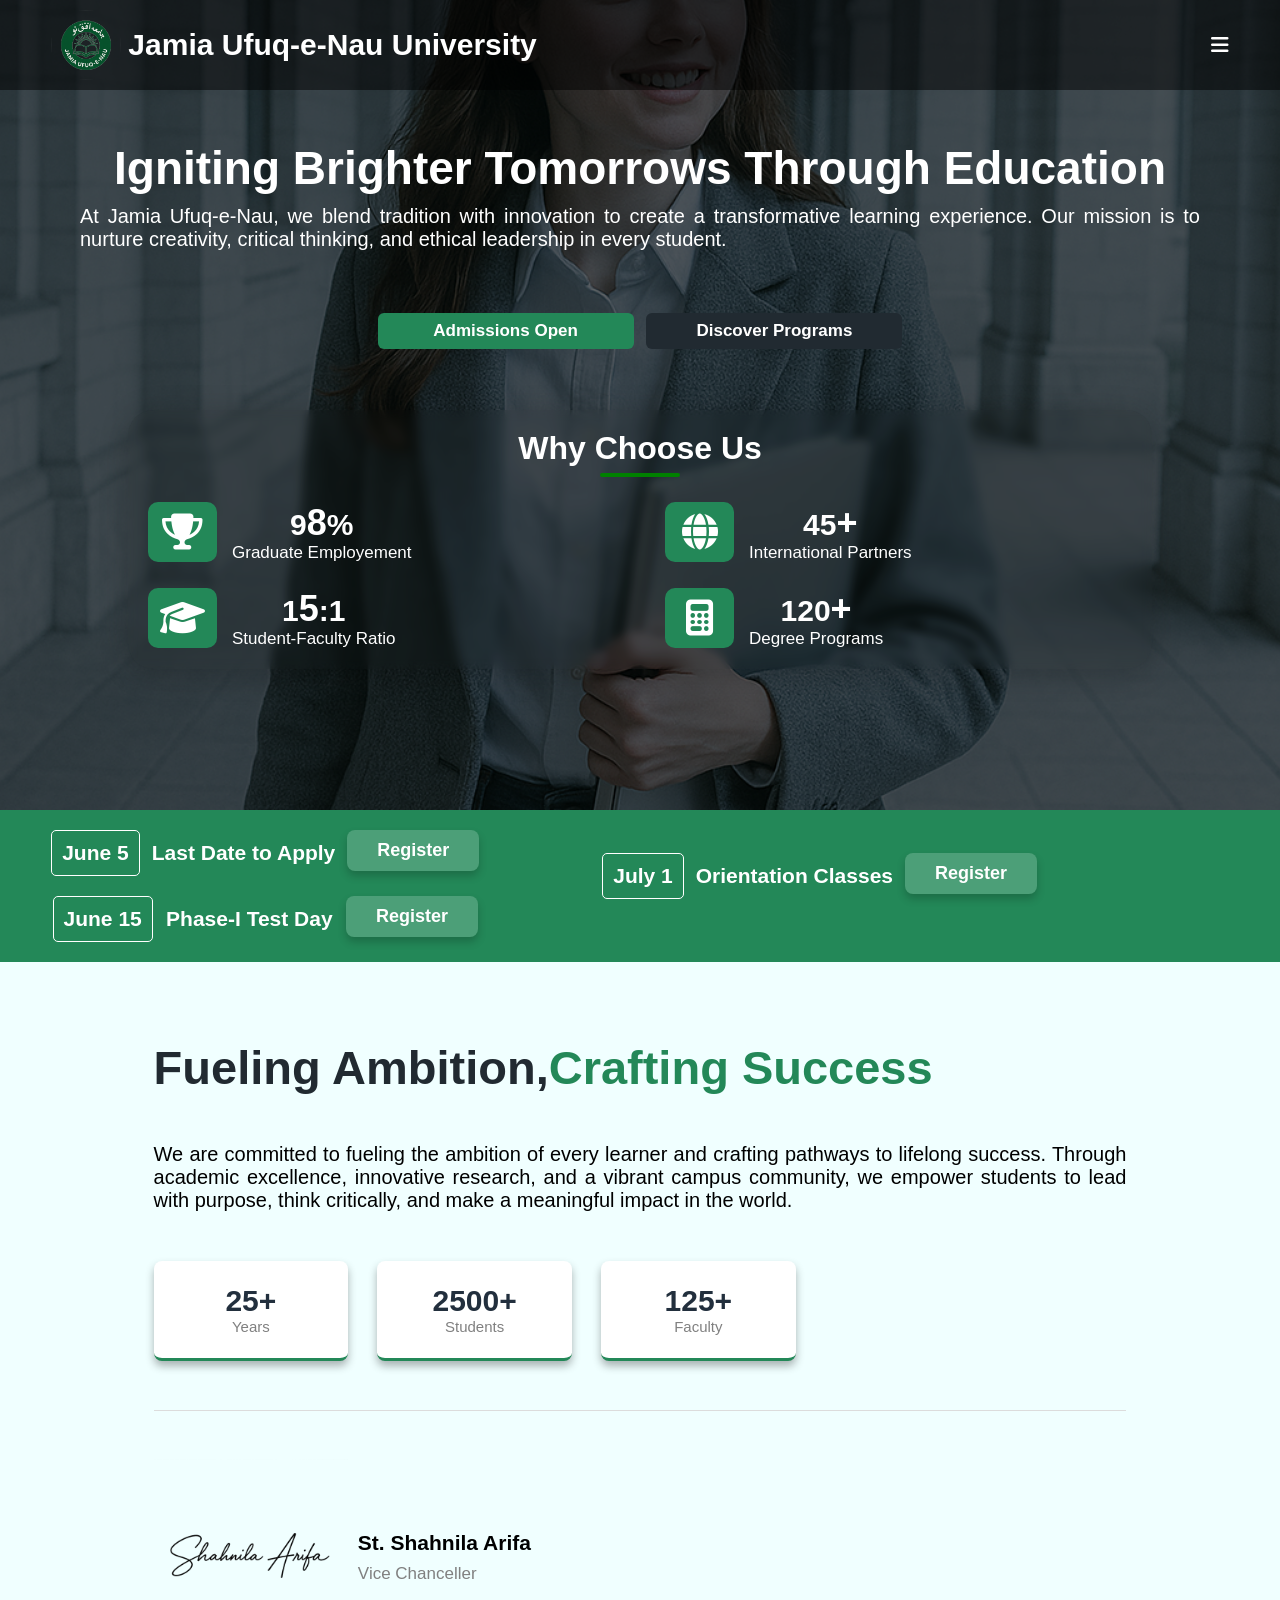
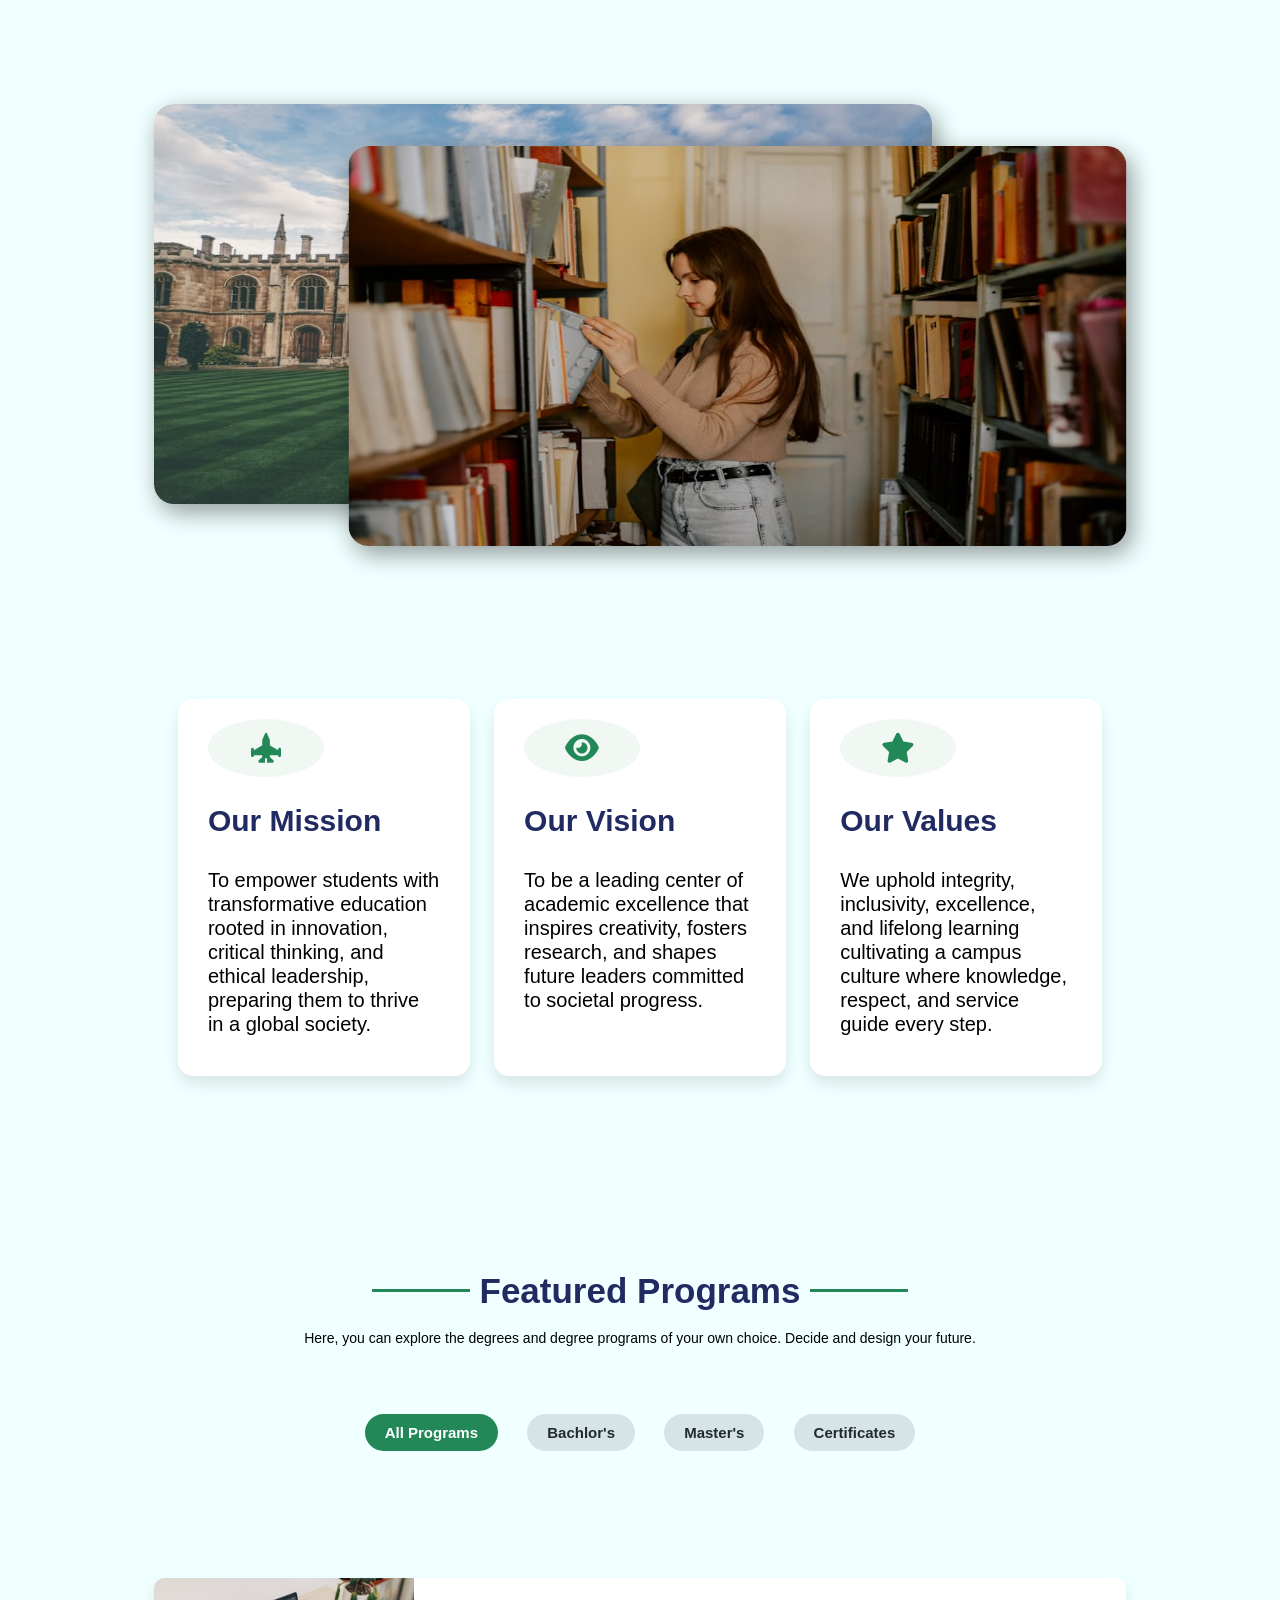
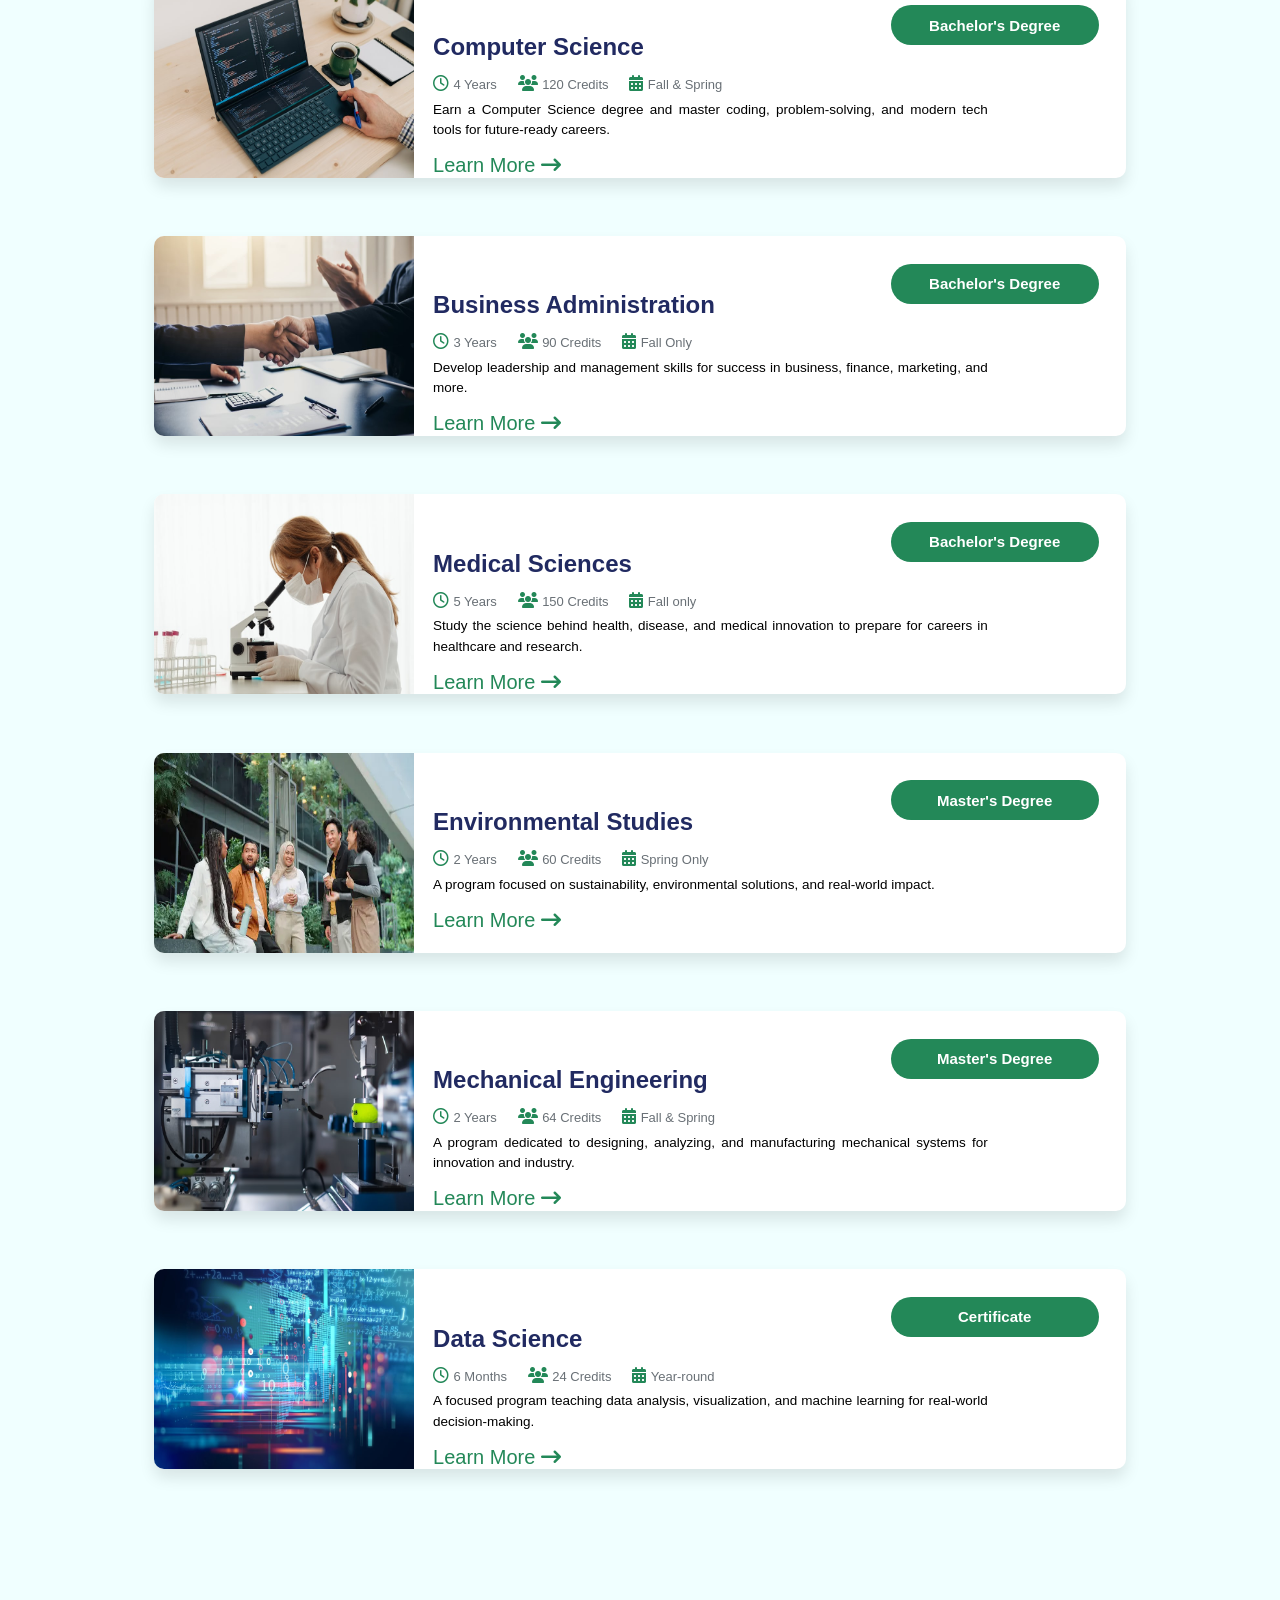
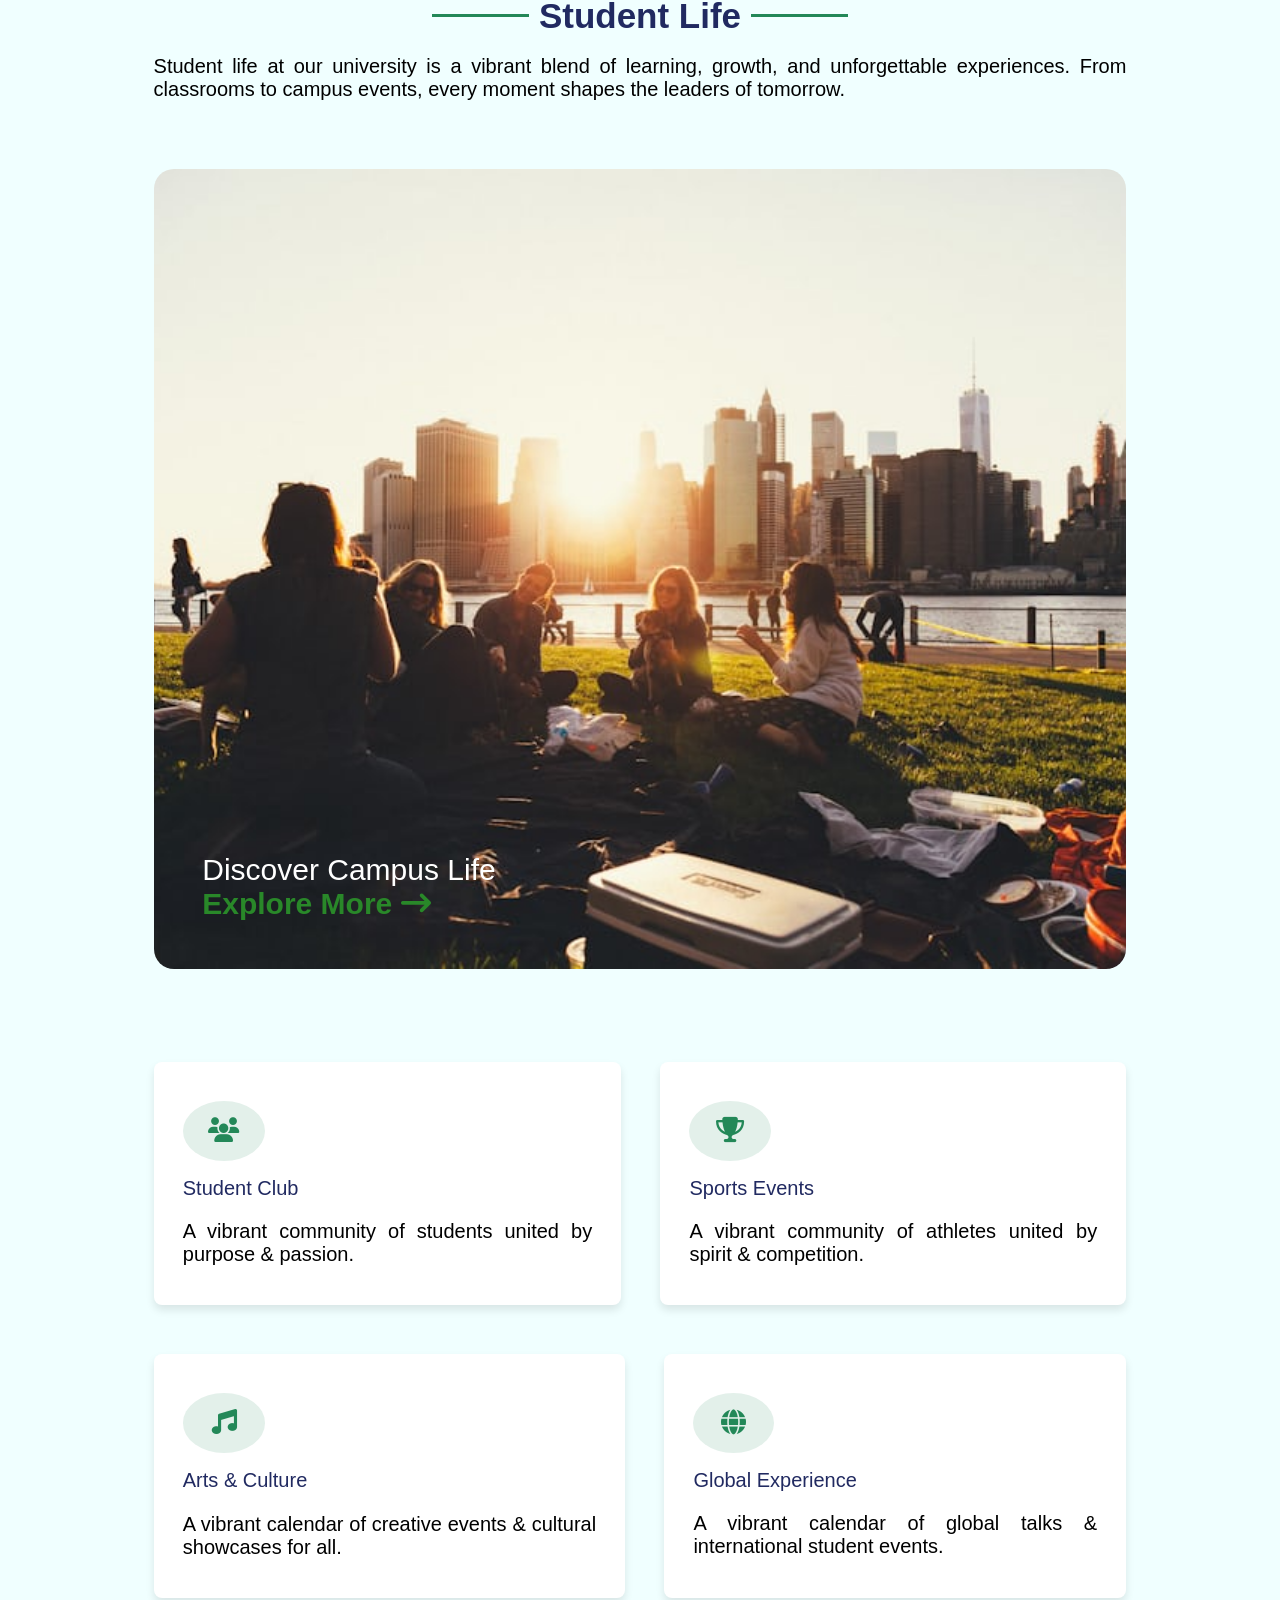
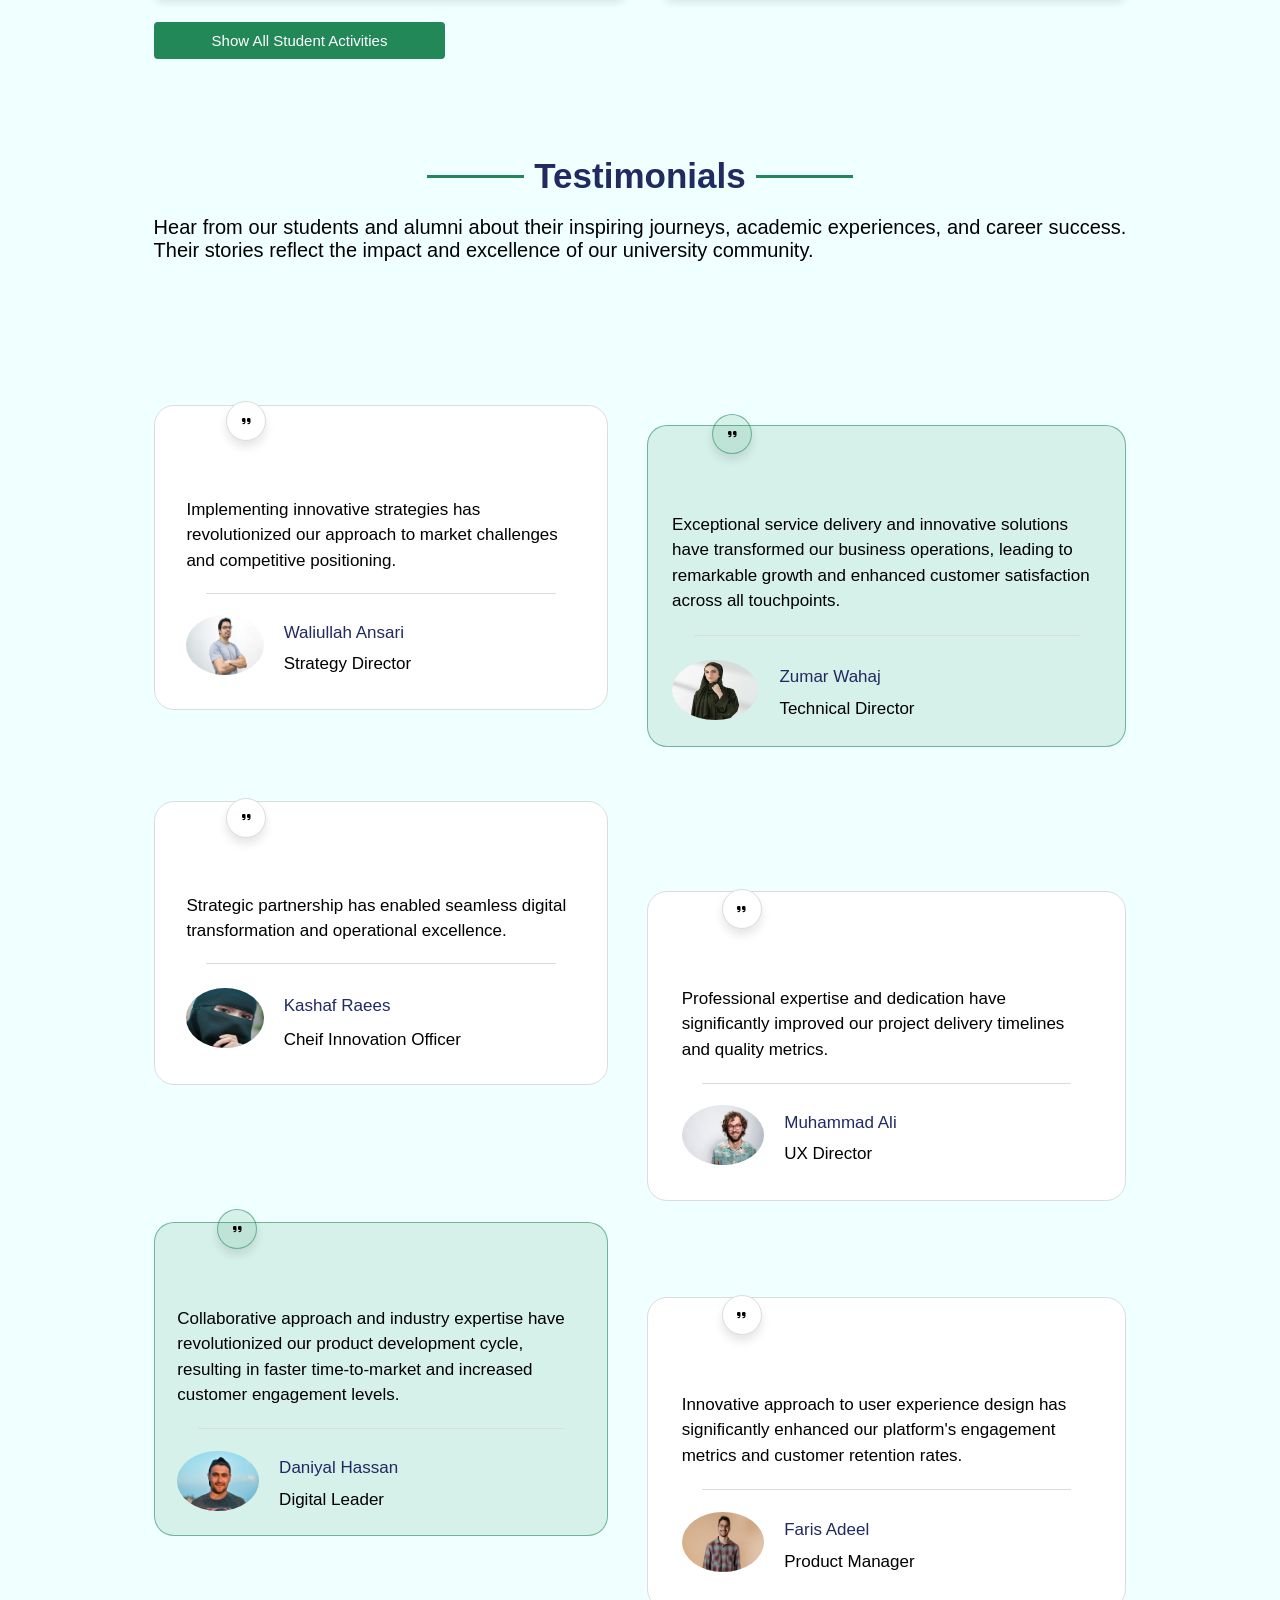
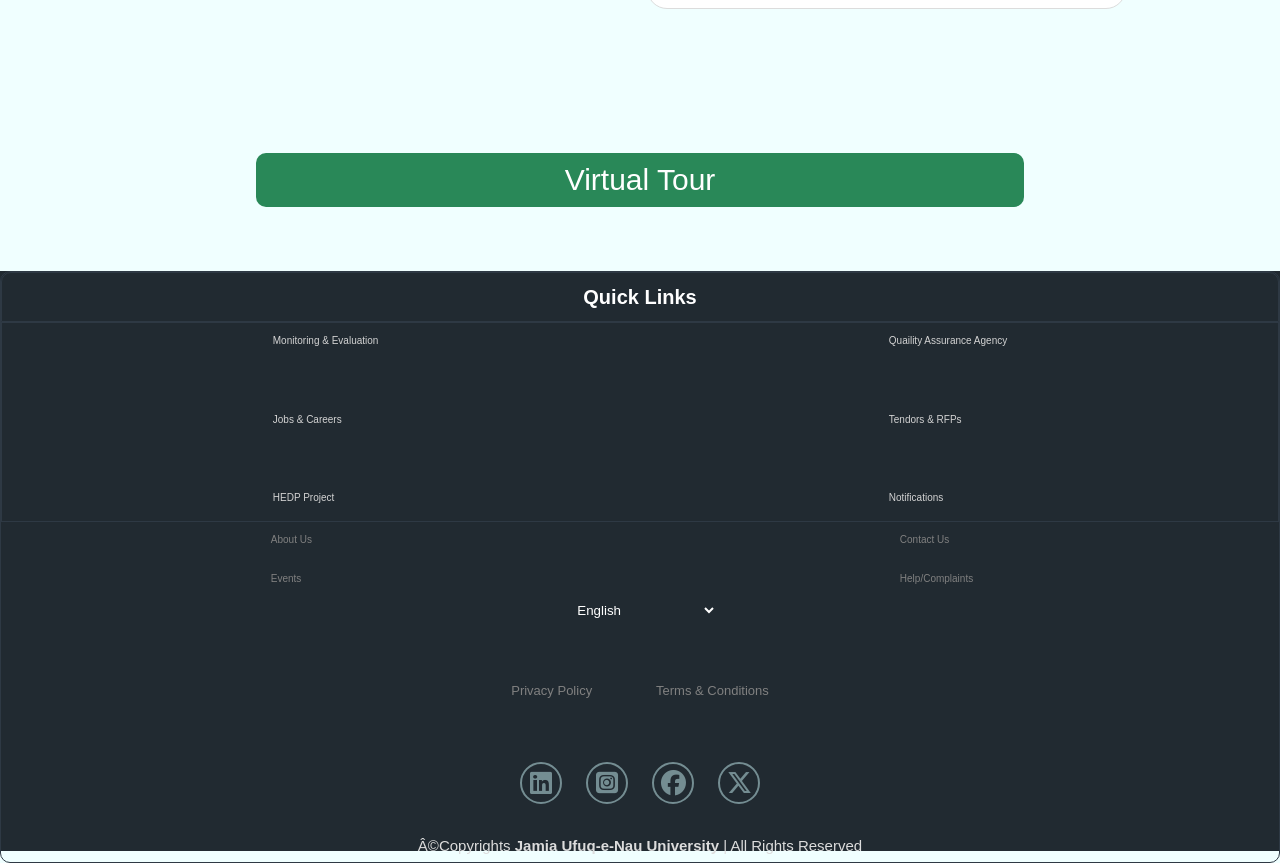
<file: index.html>
<!DOCTYPE html>

<html>
<head>
  
  <title>Jamia Ufuq-e-Nau University</title>
  <link rel="stylesheet" href="https://cdnjs.cloudflare.com/ajax/libs/font-awesome/6.7.2/css/all.min.css"
        integrity="sha512-Evv84Mr4kqVGRNSgIGL/F/aIDqQb7xQ2vcrdIwxfjThSH8CSR7PBEakCr51Ck+w+/U6swU2Im1vVX0SVk9ABhg=="
        crossorigin="anonymous" referrerpolicy="no-referrer" />
      
    <link rel="stylesheet" href="style.css">
      <link rel="stylesheet" href="media queries.css">
      
</head>
<body>
      

      
      
      
      
<header class="header">
  <div class="mylogo">
  <img src="logo/logo.png"> 
        <a href="#" class="logo">Jamia Ufuq-e-Nau University</a>
  </div>
        <i class="fa-solid fa-bars" id="menu-icon"></i>
     

        <nav class="navbar">
            <a href="index.html" class="active">Home</a>
            <a href="#">About</a>  
            <a href="#studentlife">Student Life</a>
            <a href="#news">Degree Programs</a>
            <a href="#events">Events</a>
            <a href="alumni.html">Testimonials</a>
            <a href="#morepages">More pages</a>
            <a href="#dropdown">Dropdown</a>
            <a href="contact/contact.html">Contact</a> 
        </nav>
</header>
  
      
      
      
  <div class="mainPoster">
    
    <h1 class="mainHeading">Igniting Brighter Tomorrows Through Education
</h1>
      <div class="mergeChild">
      <p>At Jamia Ufuq-e-Nau, we blend tradition with innovation to create a transformative learning experience. Our mission is to nurture creativity, critical thinking, and ethical leadership in every student.</p>
      </div>
     
    <div class="btns">
      <button type="button">Admissions Open</button>
      <button type="button" id="btn2">Discover Programs</button>
    </div>
      
        <div class="blurBox">
        <div class="heading">
       <h1>Why Choose Us</h1>
        </div>
     <div class="row1">
           <div class="Box">
           <div class="boundry"><i class="fa-solid fa-trophy"></i>
                 
           </div>
           <div class="settleItems">
      <h1>9<sup>8</sup>%</h1>
      <p>Graduate Employement</p>
           </div>
           </div>
           <div class="Box">
           <div class="boundry setBox"><i class="fa-solid fa-globe"></i>
                 
           </div>
           <div class="settleItems">
      <h1>45<sup>+</sup></h1>
      <p>International Partners</p>  
           </div>
           </div>
     </div>
     <div class="row2">
           <div class="Box">
           <div class="boundry"><i class="fa-solid fa-graduation-cap"></i>                 
           </div>
           <div class="settleItems">
      <h1>1<span>5</span>:1</h1>
      <p>Student-Faculty Ratio</p>   
           </div>
           </div>
           <div class="Box">
           <div class="boundry"><i class="fa-solid fa-calculator"></i>                    
           </div>
           <div class="settleItems">
      <h1>120<sup>+</sup></h1>
      <p>Degree Programs</p>                 
           </div>      
           </div>
     </div>
              
        </div>
  </div>
  
      
      
      
  <div class="headlines">
     <div class="dates1">
           <div class="one">
                 <div>June 5</div>
                 <h4>Last Date to Apply</h4>
                 <a href="Application Form/index.html"><button>Register</button></a>
           </div>
           <div class="one">
                 <div>June 15</div>
                 <h4>Phase-I Test Day</h4>
                 <a href="Application Form/index.html"><button>Register</button></a>
           </div>
     </div>
     <div class="dates3">
           <div>July 1</div>
                 <h4>Orientation Classes</h4>
           <a href="Application Form/index.html"><button>Register</button></a>
     </div>
  </div>
      
      
      <div class="countDown">
            <h1>Fueling Ambition, <span style="color: #238858"> Crafting Success</span></h1>
            <p>
                  <span>We are committed to fueling the ambition of every learner and crafting pathways to lifelong success.</span>
                  <span>Through academic excellence, innovative research, and a vibrant campus community, we empower </span>
                  <span>students to lead with purpose, think critically, and make a meaningful impact in the world.</span> </p>
            
            <div class="countRow">
  <div>
    <span class="nums" data-target="25">0</span>
    <span>Years</span>
  </div>
  <div>
    <span class="nums" data-target="2500">0</span>
    <span>Students</span>
  </div>
  <div>
    <span class="nums" data-target="125">0</span>
    <span>Faculty</span>
  </div>
</div>
            
          
       
      
      <div class="borderLine"></div>
      
      
      <div class="vcSign">
            <div class="sign">
                  <img src="Images/vcSign.png" alt="my signature">
            </div>
            <div class="vcName">
                  <label class="label1">St. Shahnila Arifa</label>
                  <label class="label2">Vice Chanceller</label>
            </div>  
      </div>
      
      
      <div class="twinImg">
            <div class="img1">
                  <img src="Images/cambridge.jpeg">
                  <img src="Images/twin2.jpeg">
            </div>
      </div>
            
            
            <div class="trioBoxes">
                  <div>
                        <i class="fa-solid fa-jet-fighter-up"></i>
                        <h2>Our Mission</h2>
                        <p>To empower students with transformative education rooted in innovation, critical thinking, and ethical leadership, preparing them to thrive in a global society.</p>
                  </div>
                  <div>
                        <i class="fa-solid fa-eye"></i>
                        <h2>Our Vision</h2>
                        <p>To be a leading center of academic excellence that inspires creativity, fosters research, and shapes future leaders committed to societal progress.</p>
                  </div>
                  <div>
                        <i class="fa-solid fa-star"></i>
                        <h2>Our Values</h2>
                        <p>We uphold integrity, inclusivity, excellence, and lifelong learning cultivating a campus culture where knowledge, respect, and service guide every step.</p>
                  </div>
            </div>
            
            <div class="featuredProgram">
                  <div class="line"></div>
                  <div class="featuredname">Featured Programs</div>
                  <div class="line"></div>
            </div>  
            <div class="captionFeatured">Here, you can explore the degrees and degree programs of your own choice. Decide and design your future.
            </div>     
            
            <div class="buttons">
                  <button type="button" class="filter-btn active" data-filter="all">All Programs</button>
                  <button type="button" class="filter-btn" data-filter="bachlors">Bachlor's</button>
                  <button type="button" class="filter-btn" data-filter="masters">Master's</button>
                  <button type="button" class="filter-btn" data-filter="certificates">Certificates</button>
            </div>     
            
            <!--Featured Programs -->
            <div class="programBoxes">
                  
                  <!-- Item1 -->  
                  <div class="item1" data-degree="bachlors">
                        <div class="programImage">
                              <img src="Images/BsCS.jpeg">
                        </div>
                        <div class="programDetails">
                              <div class="proMentions">                         <h1>Computer Science</h1>
                              <label class="proName">Bachelor's Degree</label>
</div>  
                              <div class="programDuration">
                                    <div>
                                          <i class="fa-regular fa-clock"></i>
                                                                         <label>4 Years</label>                                          
                  </div>       
                                    <div>
                                          <i class="fa-solid fa-users"></i>
                                     <label>120 Credits</label>   
                                    </div>     
                                    <div>
                                          <i class="fa-solid fa-calendar-days"></i>
                                     <label>Fall & Spring</label>   
                                    </div>                                    
                                    
</div>                              
<div class="proDescript">
                              <p>Earn a Computer Science degree and master coding, problem-solving, and modern tech tools for future-ready careers.</p>
                        </div>
                              <div class="learnmore">
                                    <p><a href="#">Learn More <i class="fa-solid fa-arrow-right-long"></i></a></p>
                               </div>
                        </div>
                        
                  </div>
                  
                  <!-- Item2 -->
                  <div class="item1" data-degree="bachlors">
                        <div class="programImage">
                              <img src="Images/BBA.jpeg">
                        </div>
                        <div class="programDetails">
                              <div class="proMentions">                         <h1>Business Administration</h1>
                              <label class="proName">Bachelor's Degree</label>
</div>  
                              <div class="programDuration">
                                    <div>
                                          <i class="fa-regular fa-clock"></i>
                                                                         <label>3 Years</label>                                          
                  </div>       
                                    <div>
                                          <i class="fa-solid fa-users"></i>
                                     <label>90 Credits</label>   
                                    </div>     
                                    <div>
                                          <i class="fa-solid fa-calendar-days"></i>
                                     <label>Fall Only</label>   
                                    </div>                                    
                                    
</div>                              
<div class="proDescript">
                              <p>Develop leadership and management skills for success in business, finance, marketing, and more.</p>
                        </div>
                              <div class="learnmore">
                                    <p><a href="#">Learn More <i class="fa-solid fa-arrow-right-long"></i></a></p>
                               </div>
                        </div>
                        
                  </div>
                  
                  <!-- Item3 -->
                  <div class="item1" data-degree="bachlors">
                        <div class="programImage">
                              <img src="Images/mbbs.jpeg">
                        </div>
                        <div class="programDetails">
                              <div class="proMentions">                         <h1>Medical Sciences</h1>
                              <label class="proName">Bachelor's Degree</label>
</div>  
                              <div class="programDuration">
                                    <div>
                                          <i class="fa-regular fa-clock"></i>
                                                                         <label>5 Years</label>                                          
                  </div>       
                                    <div>
                                          <i class="fa-solid fa-users"></i>
                                     <label>150 Credits</label>   
                                    </div>     
                                    <div>
                                          <i class="fa-solid fa-calendar-days"></i>
                                     <label>Fall only</label>   
                                    </div>                                    
                                    
</div>                              
<div class="proDescript">
                              <p>Study the science behind health, disease, and medical innovation to prepare for careers in healthcare and research.</p>
                        </div>
                              <div class="learnmore">
                                    <p><a href="#">Learn More <i class="fa-solid fa-arrow-right-long"></i></a></p>
                               </div>
                        </div>
                        
                  </div>
                  
                  
                  <!-- Item 4 -->   
                  <div class="item1" data-degree="masters">
                        <div class="programImage">
                              <img src="Images/env.webp">
                        </div>
                        <div class="programDetails">
                              <div class="proMentions">                         <h1>Environmental Studies</h1>
                              <label class="proName">Master's Degree</label>
</div>  
                              <div class="programDuration">
                                    <div>
                                          <i class="fa-regular fa-clock"></i>
                                                                         <label>2 Years</label>                                          
                  </div>       
                                    <div>
                                          <i class="fa-solid fa-users"></i>
                                     <label>60 Credits</label>   
                                    </div>     
                                    <div>
                                          <i class="fa-solid fa-calendar-days"></i>
                                     <label>Spring Only</label>   
                                    </div>                                    
                                    
</div>                              
<div class="proDescript">
                              <p>A program focused on sustainability, environmental solutions, and real-world impact.</p>
                        </div>
                              <div class="learnmore">
                                    <p><a href="#">Learn More <i class="fa-solid fa-arrow-right-long"></i></a></p>
                               </div>
                        </div>
                        
                  </div>
                  
                  <!-- item 5 -->
                  <div class="item1" data-degree="masters">
                        <div class="programImage">
                              <img src="Images/mech.jpeg">
                        </div>
                        <div class="programDetails">
                              <div class="proMentions">                         <h1>Mechanical Engineering</h1>
                              <label class="proName">Master's Degree</label>
</div>  
                              <div class="programDuration">
                                    <div>
                                          <i class="fa-regular fa-clock"></i>
                                                                         <label>2 Years</label>                                          
                  </div>       
                                    <div>
                                          <i class="fa-solid fa-users"></i>
                                     <label>64 Credits</label>   
                                    </div>     
                                    <div>
                                          <i class="fa-solid fa-calendar-days"></i>
                                     <label>Fall & Spring</label>   
                                    </div>                                    
                                    
</div>                              
<div class="proDescript">
                              <p>A program dedicated to designing, analyzing, and manufacturing mechanical systems for innovation and industry.</p>
                        </div>
                              <div class="learnmore">
                                    <p><a href="#">Learn More <i class="fa-solid fa-arrow-right-long"></i></a></p>
                               </div>
                        </div>
                        
                  </div>
                  
                  <!-- Item 6 -->  
                  <div class="item1" data-degree="certificates">
                        <div class="programImage">
                              <img src="Images/data.jpeg">
                        </div>
                        <div class="programDetails">
                              <div class="proMentions">                         <h1>Data Science</h1>
                              <label>Certificate</label>
</div>  
                              <div class="programDuration">
                                    <div>
                                          <i class="fa-regular fa-clock"></i>
                                                                         <label>6 Months</label>                                          
                  </div>       
                                    <div>
                                          <i class="fa-solid fa-users"></i>
                                     <label>24 Credits</label>   
                                    </div>     
                                    <div>
                                          <i class="fa-solid fa-calendar-days"></i>
                                     <label>Year-round</label>   
                                    </div>                                    
                                    
</div>                              
<div class="proDescript">
                              <p>A focused program teaching data analysis, visualization, and machine learning for real-world decision-making.
</p>
                        </div>
                              <div class="learnmore">
                                    <p><a href="#">Learn More <i class="fa-solid fa-arrow-right-long"></i></a></p>
                               </div>
                        </div>
                  </div> 
            </div>            
           
            
            <div class="studentLife">
                  <div class="stline"></div>
                  <div class="stName">Student Life</div>
                  <div class="stline"></div>
            </div>
            
            <div class="studentCaption">
                  <p>Student life at our university is a vibrant blend of learning, growth, and unforgettable experiences.
From classrooms to campus events, every moment shapes the leaders of tomorrow.
</p>   
            </div>      
            <div class="stImage">
                  <p>Discover Campus Life</p>
                  <a href="#"><button type="button">Explore More <i class="fa-solid fa-arrow-right-long"></i></button></a>
            </div>
            
            
            <div class="stforBoxes">
                  <div class="upBox">
                        <div>
                              <i class="fa-solid fa-users"></i>
                              <h3>Student Club</h3>
                              <p>A vibrant community of students united by purpose & passion.</p>
                        </div>
                        <div>
                              <i class="fa-solid fa-trophy"></i>
                              <h3>Sports Events</h3>
                              <p>A vibrant community of athletes united by spirit & competition.</p>
                        </div>
                  </div>
                  <div class="lowBox">
                        <div>
                              <i class="fa-solid fa-music"></i>
                              <h3>Arts & Culture</h3>
                              <p>A vibrant calendar of creative events & cultural showcases for all.</p>
                        </div>
                        <div>
                              <i class="fa-solid fa-globe"></i>
                              <h3>Global Experience</h3>
                              <p>A vibrant calendar of global talks & international student events.</p>
                        </div>
                  </div>
                  <button>Show All Student Activities</button>
            </div>
            
            
            <!-- Testimonials-->  
             <div class="testimonial">
                  <div class="stline"></div>
                  <div class="testName">Testimonials</div>
                  <div class="stline"></div>
            </div>
            
            <div class="testCaption">
                  <p>Hear from our students and alumni about their inspiring journeys, academic experiences, and career success.
Their stories reflect the impact and excellence of our university community.

</p>   
            </div>
            
            
            <!-- Testimonial Boxex -->
            <div class="messageBoxes">
                  
                  <!-- leftside -->
                  <div class="leftBoxes">
                        <div class="comBox">
                              <div class="comma"><i class="fa-solid fa-quote-right"></i></div>
                              <p>Implementing innovative strategies has revolutionized our approach to market challenges and competitive positioning.</p>
                              <div class="grayLine"></div>
                              <div class="imgplusname">
                                    <div class="myImg">
                                          <img src="Images/man1.jpeg">
                                    </div>
                                    <div class="nameplusprof">
                                          <p class="nameCap">Waliullah Ansari</p>
                                          <p>Strategy Director</p>
                                    </div>
                              </div>
                        </div>
                        <div class="comBox">
                              <div class="comma"><i class="fa-solid fa-quote-right"></i></div>
                              <p>Strategic partnership has enabled seamless digital transformation and operational excellence.</p>
                              <div class="grayLine"></div>
                               <div class="imgplusname">
                                    <div class="myImg">
                                          <img src="Images/woman2.jpg">
                                             
                                    </div>
                                    <div class="nameplusprof">
                                          <p class="nameCap">Kashaf Raees</p>
                                          <p>Cheif Innovation Officer</p>
                                    </div>
                              </div>
                        </div>
                        <div class="rareBox">
                              <div class="commarare"><i class="fa-solid fa-quote-right"></i></div>
                              <p>Collaborative approach and industry expertise have revolutionized our product development cycle, resulting in faster time-to-market and increased customer engagement levels.</p>
                              <div class="grayLine"></div>
                               <div class="imgplusname">
                                    <div class="myImg">
                                          <img src="Images/man2.jpeg">
                                    </div>
                                    <div class="nameplusprof">
                                          <p class="nameCap">Daniyal Hassan</p>
                                          <p>Digital Leader</p>
                                    </div>
                              </div>
                        </div>
                  </div>
                  
                  <!-- rightSide -->
                  <div class="rightBoxes">
                        <div class="rareBox">
                              <div class="commarare"><i class="fa-solid fa-quote-right"></i></div>
                              <p>Exceptional service delivery and innovative solutions have transformed our business operations, leading to remarkable growth and enhanced customer satisfaction across all touchpoints.</p>
                              <div class="grayLine"></div>
                                   <div class="imgplusname">
                                    <div class="myImg">
                                          <img src="Images/woman1.jpg">                                   
                                    </div>
                                    <div class="nameplusprof">
                                          <p class="nameCap">Zumar Wahaj</p>
                                          <p>Technical Director</p>
                                    </div>
                              </div>
                        </div>
                        <div class="comBox">
                              <div class="comma"><i class="fa-solid fa-quote-right"></i></div>
                              <p>Professional expertise and dedication have significantly improved our project delivery timelines and quality metrics.</p>
                              <div class="grayLine"></div>
                                  <div class="imgplusname">
                                    <div class="myImg">
                                          <img src="Images/man3.jpeg">
                                    </div>
                                    <div class="nameplusprof">
                                          <p class="nameCap">Muhammad Ali</p>
                                          <p>UX Director</p>
                                    </div>
                              </div>
                        </div>
                        <div class="comBox">
                              <div class="comma"><i class="fa-solid fa-quote-right"></i></div>
                              <p>Innovative approach to user experience design has significantly enhanced our platform's engagement metrics and customer retention rates.</p>
                              <div class="grayLine"></div>
                              <div class="imgplusname">
                                    <div class="myImg">
                                          <img src="Images/man4.jpeg">
                                    </div>
                                    <div class="nameplusprof">
                                          <p class="nameCap">Faris Adeel</p>
                                          <p>Product Manager</p>
                                    </div>
                              </div>
                        </div>
                        
                  </div>
                  </div>
            </div>
      
      <!-- Virtual Tour -->
      <div class="virtualTour">
            <a href="Virtual Tour/index.html"><button>Virtual Tour</button></a>
      </div>
      
    
      
      <!-- Footer -->
      <footer>
            <div class="table">
    <div class="firstRow">
      <h4>Quick Links</h4>
    </div>
    <div class="secRow">
      <div class="monitor">
        <p>Monitoring & Evaluation</p>
        <p>Jobs & Careers</p>
        <p>HEDP Project</p>
      </div>
      <div class="projects">
        <p>Quaility Assurance Agency</p>
        <p>Tendors & RFPs</p>
        <p>Notifications</p>
      </div>
    </div>
    <div class="thirdRow">
      <div class="monitor1">
        <p>About Us</p>
        <p>Events</p>
      </div>
      <div class="project1">
        <p>Contact Us</p>
        <p>Help/Complaints</p>
      </div>
    </div>
    
    <!-- select -->
    <select class="select">
        <option selected="">English</option>
        <option>Spainish</option>
        <option>Urdu</option>
        <option>Sindhi</option>
      </select>
    
    
    <div class="policy">
      <p>Privacy Policy</p>
      <p>Terms & Conditions</p>
    </div>
    
    <div class="copyRight">
          <div class="social">
            <a href="https://www.linkedin.com/in/shahnila-chachar-5a0aa731a?utm_source=share&utm_campaign=share_via&utm_content=profile&utm_medium=android_app"><i class="fa-brands fa-linkedin"></i></a>
            <a href=""><i class="fa-brands fa-square-instagram"></i></a>
            <a href=""><i class="fa-brands fa-facebook"></i></a>
            <a href=""><i class="fa-brands fa-x-twitter"></i></a>
        </div>
      <p>©Copyrights <b>Jamia Ufuq-e-Nau University</b> | All Rights Reserved</p>
    </div>
  </div>
  </div>
      </footer>
</body>
      
<script src="script.js"></script>
</html>
</file>
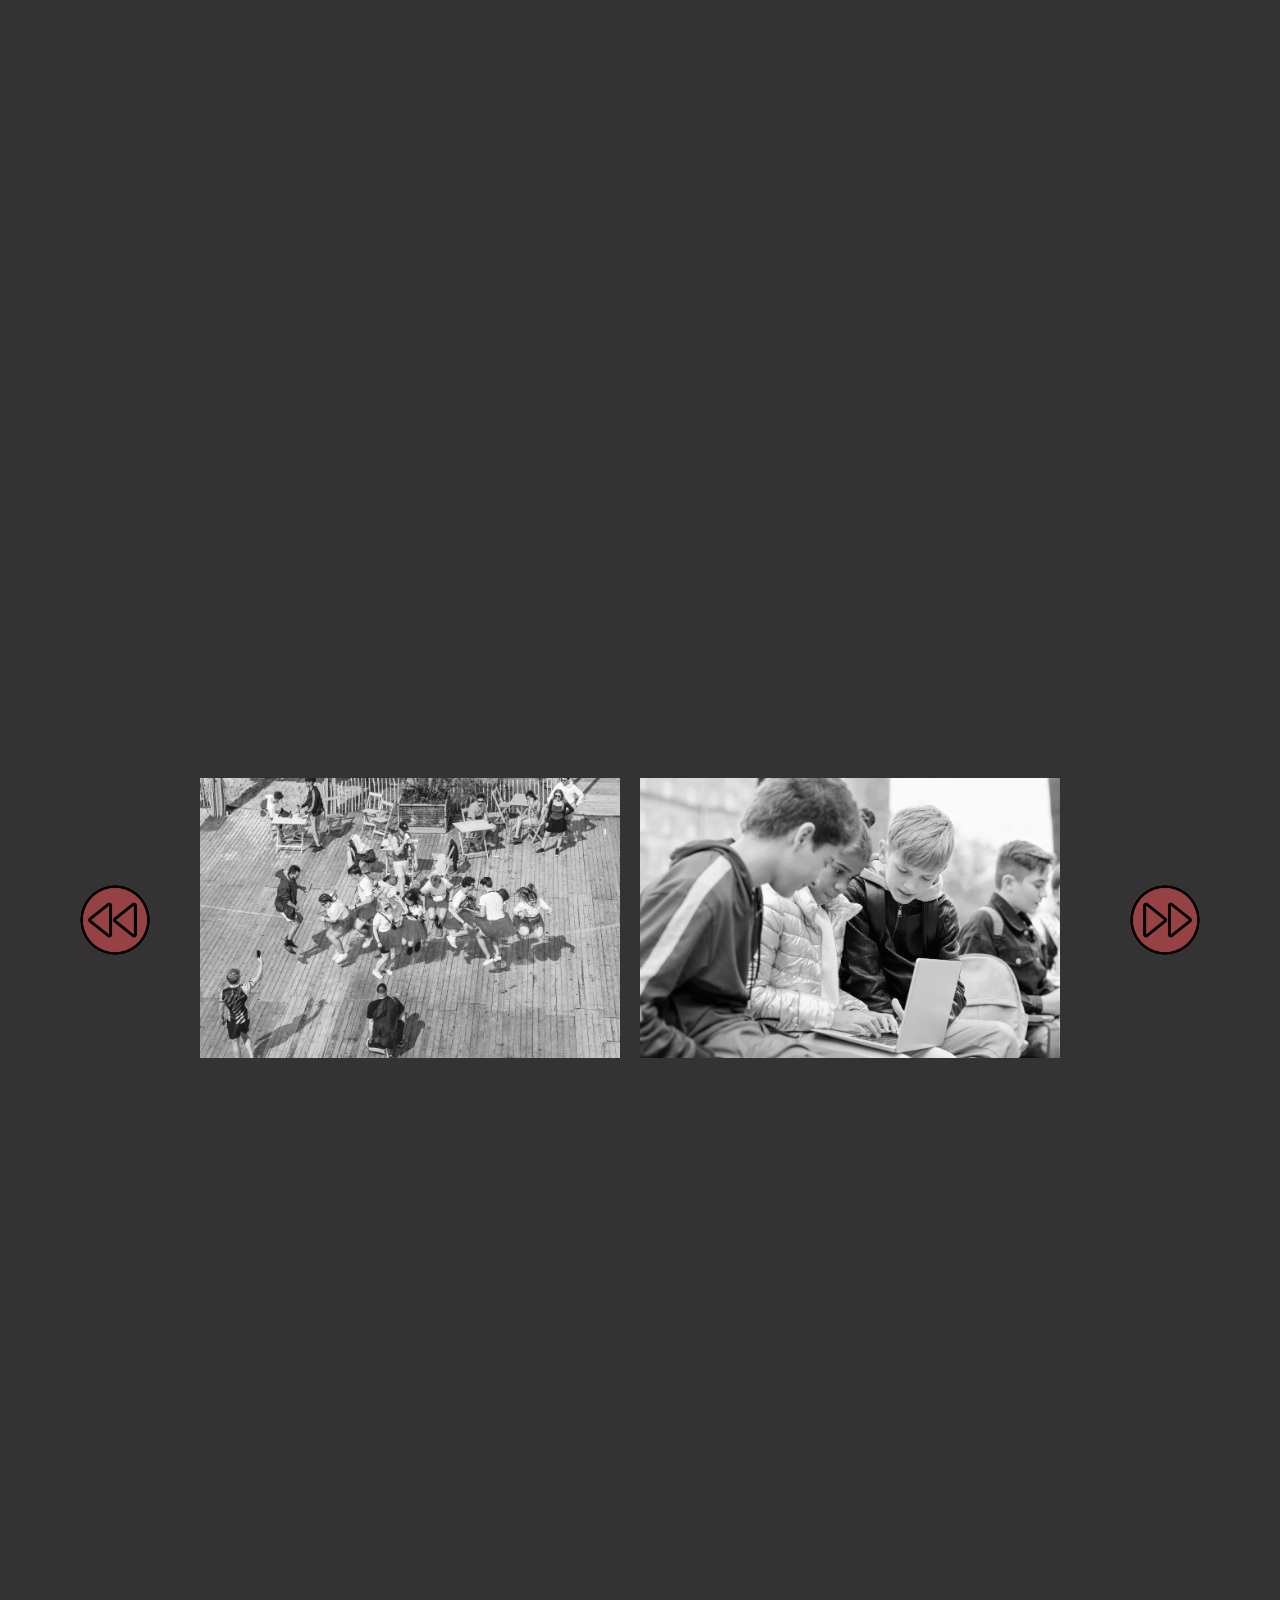
<file: Virtual Tour/index.html>
<!DOCTYPE html>

<html>
<head>
  <meta http-equiv="CONTENT-TYPE" content="text/html; charset=UTF-8">
  <title>Virtual Tour</title>
  <link rel="stylesheet" href="style.css">
</head>
<body>
  <div class="gallery-wrap">
    <img src="Images/y1.png" id="backBtn">
    <div class="gallery">
    <div>
      <span><img src="Images/activities-10.webp"></span>
      <span><img src="Images/activities-8.webp"></span>
      
    </div>
    
    <div>
      <span><img src="Images/activities-6.webp"></span>
      <span><img src="Images/activities-2.webp"></span>
    </div>
    
    <div>
      <span><img src="Images/activities-4.webp"></span>
      <span><img src="Images/campus-1.webp"></span>
    </div>
      
      <div>
      <span><img src="Images/campus-2.webp"></span>
      <span><img src="Images/campus-3.webp"></span>
    </div>
      
      <div>
      <span><img src="Images/campus-4.webp"></span>
      <span><img src="Images/campus-5.webp"></span>
    </div>
      
      <div>
      <span><img src="Images/campus-6.webp"></span>
      <span><img src="Images/campus-7.webp"></span>
    </div>
      
      <div>
      <span><img src="Images/campus-8.webp"></span>
      <span><img src="Images/campus-9.webp"></span>
    </div>
      
      <div>
      <span><img src="Images/campus-10.webp"></span>
      <span><img src="Images/showcase-1.webp"></span>
    </div>
      
      <div>
      <span><img src="Images/showcase-2.webp"></span>
      <span><img src="Images/showcase-1.webp"></span>
    </div>
  </div>
    <img src="Images/y2.png" id="nextBtn">
  </div>
  
  
  
  <script src="script.js"></script>
</body>
</html>
</file>
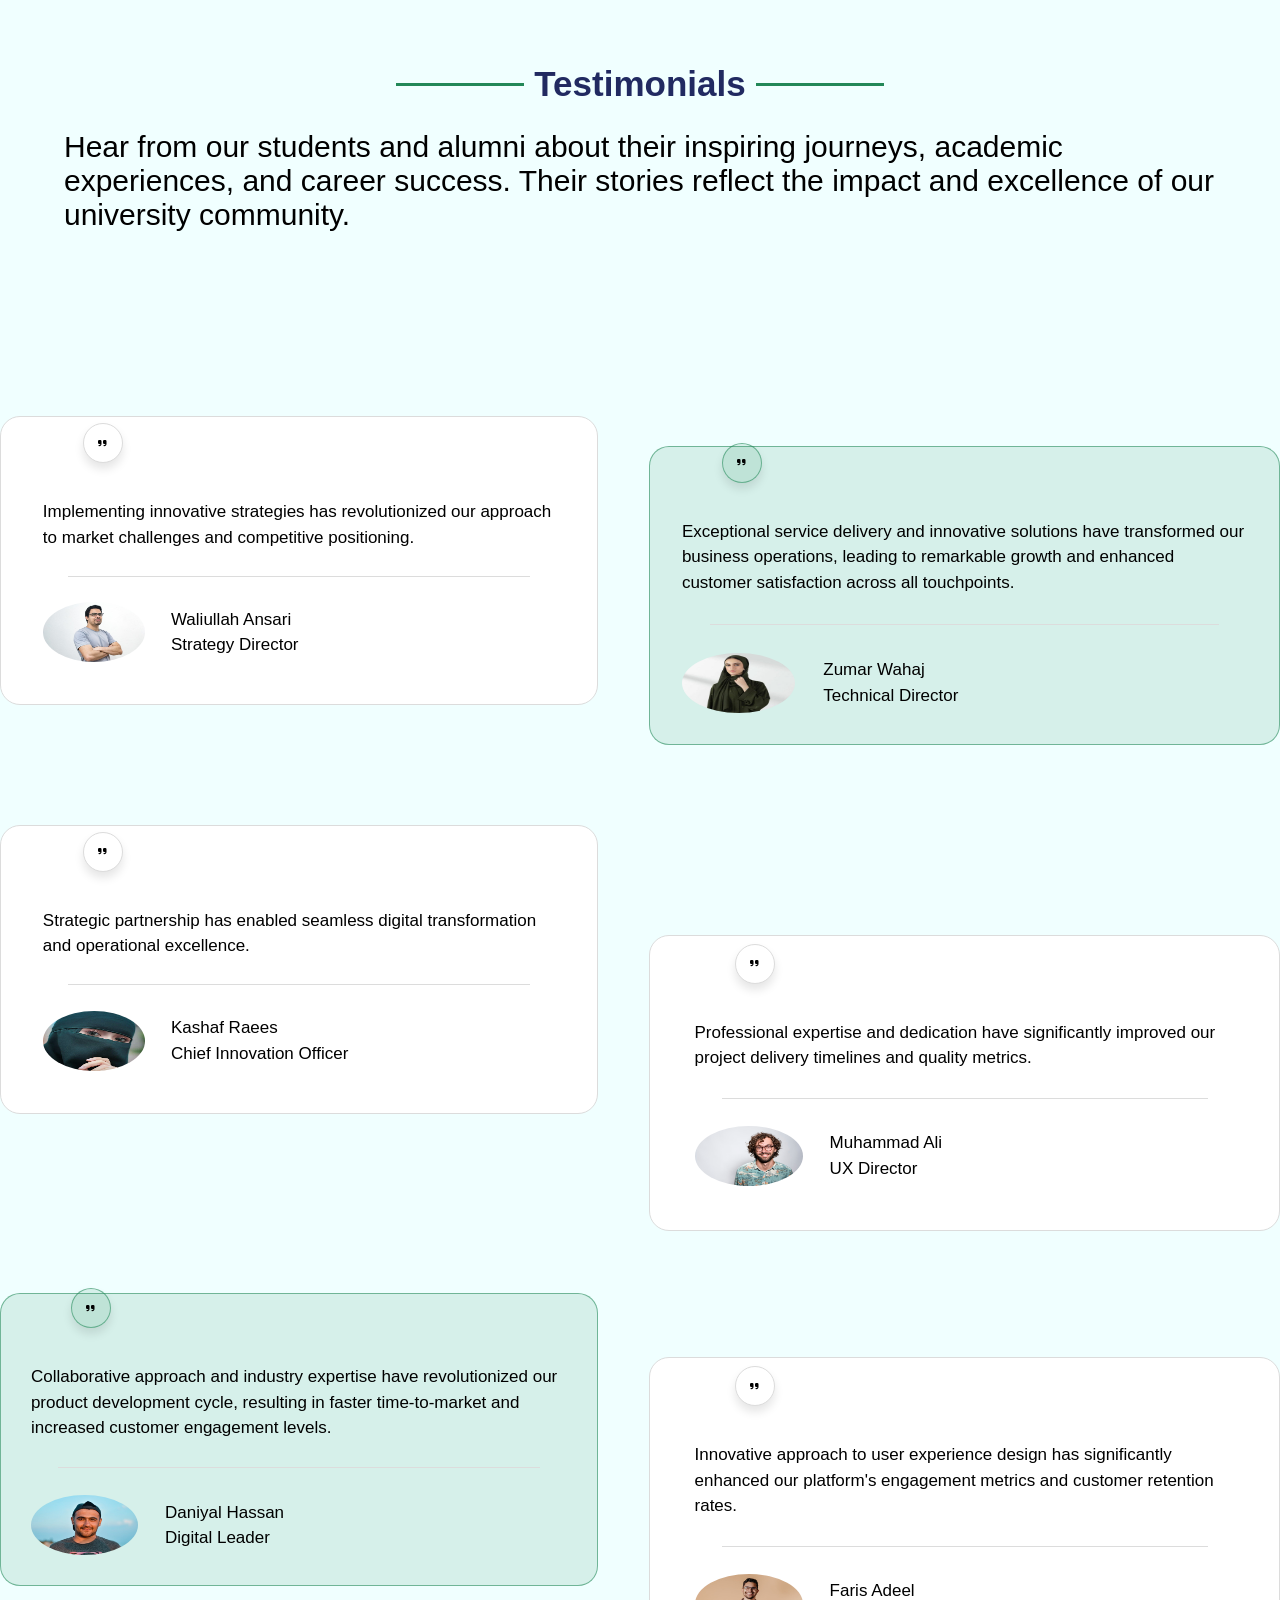
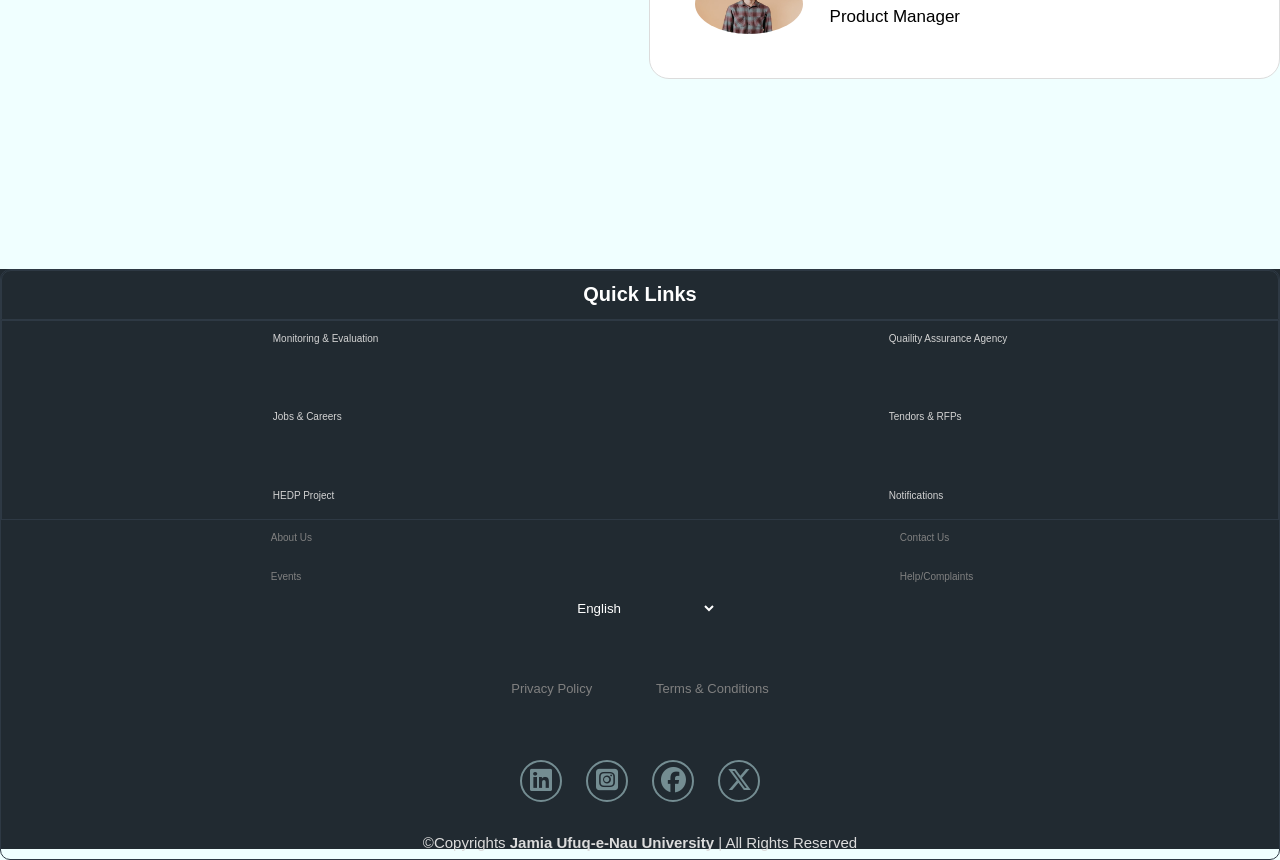
<file: alumni.html>
<!DOCTYPE html>
<html>
<head>
  <meta charset="UTF-8">
  <title>Testimonials</title>
  <link rel="stylesheet" href="https://cdnjs.cloudflare.com/ajax/libs/font-awesome/6.7.2/css/all.min.css"
        integrity="sha512-Evv84Mr4kqVGRNSgIGL/F/aIDqQb7xQ2vcrdIwxfjThSH8CSR7PBEakCr51Ck+w+/U6swU2Im1vVX0SVk9ABhg=="
        crossorigin="anonymous" referrerpolicy="no-referrer" />
  <link rel="stylesheet" href="style.css">
  <link rel="stylesheet" href="media queries.css">

  <style>
    /* Set all testimonial text and quote icons to black */
    .comma p,
    .commarare p,
    .comma i,
    .commarare i,
    .testCaption p,
    .comBox p,
    .rareBox p {
      color: #000000;
    }
  </style>
</head>
<body>
  <!-- Testimonials -->
  <div class="testimonial">
    <div class="stline"></div>
    <div class="testName">Testimonials</div>
    <div class="stline"></div>
  </div>

  <div class="testCaption">
    <p style="font-size: 3rem; padding: 0 5% 0;">
      Hear from our students and alumni about their inspiring journeys, academic experiences, and career success.  
      Their stories reflect the impact and excellence of our university community.
    </p>   
  </div>

  <!-- Testimonial Boxes -->
  <div class="messageBoxes">
    <!-- leftside -->
    <div class="leftBoxes">
      <div class="comBox">
        <div class="comma"><i class="fa-solid fa-quote-right"></i></div>
        <p>Implementing innovative strategies has revolutionized our approach to market challenges and competitive positioning.</p>
        <div class="grayLine"></div>
        <div class="imgplusname">
          <div class="myImg"><img src="Images/man1.jpeg"></div>
          <div class="nameplusprof">
            <p class="nameCap">Waliullah Ansari</p>
            <p>Strategy Director</p>
          </div>
        </div>
      </div>

      <div class="comBox">
        <div class="comma"><i class="fa-solid fa-quote-right"></i></div>
        <p>Strategic partnership has enabled seamless digital transformation and operational excellence.</p>
        <div class="grayLine"></div>
        <div class="imgplusname">
          <div class="myImg"><img src="Images/woman2.jpg"></div>
          <div class="nameplusprof">
            <p class="nameCap">Kashaf Raees</p>
            <p>Chief Innovation Officer</p>
          </div>
        </div>
      </div>

      <div class="rareBox">
        <div class="commarare"><i class="fa-solid fa-quote-right"></i></div>
        <p>Collaborative approach and industry expertise have revolutionized our product development cycle, resulting in faster time-to-market and increased customer engagement levels.</p>
        <div class="grayLine"></div>
        <div class="imgplusname">
          <div class="myImg"><img src="Images/man2.jpeg"></div>
          <div class="nameplusprof">
            <p class="nameCap">Daniyal Hassan</p>
            <p>Digital Leader</p>
          </div>
        </div>
      </div>
    </div>

    <!-- rightSide -->
    <div class="rightBoxes">
      <div class="rareBox">
        <div class="commarare"><i class="fa-solid fa-quote-right"></i></div>
        <p>Exceptional service delivery and innovative solutions have transformed our business operations, leading to remarkable growth and enhanced customer satisfaction across all touchpoints.</p>
        <div class="grayLine"></div>
        <div class="imgplusname">
          <div class="myImg"><img src="Images/woman1.jpg"></div>
          <div class="nameplusprof">
            <p class="nameCap">Zumar Wahaj</p>
            <p>Technical Director</p>
          </div>
        </div>
      </div>

      <div class="comBox">
        <div class="comma"><i class="fa-solid fa-quote-right"></i></div>
        <p>Professional expertise and dedication have significantly improved our project delivery timelines and quality metrics.</p>
        <div class="grayLine"></div>
        <div class="imgplusname">
          <div class="myImg"><img src="Images/man3.jpeg"></div>
          <div class="nameplusprof">
            <p class="nameCap">Muhammad Ali</p>
            <p>UX Director</p>
          </div>
        </div>
      </div>

      <div class="comBox">
        <div class="comma"><i class="fa-solid fa-quote-right"></i></div>
        <p>Innovative approach to user experience design has significantly enhanced our platform's engagement metrics and customer retention rates.</p>
        <div class="grayLine"></div>
        <div class="imgplusname">
          <div class="myImg"><img src="Images/man4.jpeg"></div>
          <div class="nameplusprof">
            <p class="nameCap">Faris Adeel</p>
            <p>Product Manager</p>
          </div>
        </div>
      </div>
    </div>
  </div>
  
  <!-- Footer -->
      <footer>
            <div class="table">
    <div class="firstRow">
      <h4>Quick Links</h4>
    </div>
    <div class="secRow">
      <div class="monitor">
        <p>Monitoring & Evaluation</p>
        <p>Jobs & Careers</p>
        <p>HEDP Project</p>
      </div>
      <div class="projects">
        <p>Quaility Assurance Agency</p>
        <p>Tendors & RFPs</p>
        <p>Notifications</p>
      </div>
    </div>
    <div class="thirdRow">
      <div class="monitor1">
        <p>About Us</p>
        <p>Events</p>
      </div>
      <div class="project1">
        <p>Contact Us</p>
        <p>Help/Complaints</p>
      </div>
    </div>
    
    <!-- select -->
    <select class="select">
        <option selected="">English</option>
        <option>Spainish</option>
        <option>Urdu</option>
        <option>Sindhi</option>
      </select>
    
    
    <div class="policy">
      <p>Privacy Policy</p>
      <p>Terms & Conditions</p>
    </div>
    
    <div class="copyRight">
          <div class="social">
            <a href="https://www.linkedin.com/in/shahnila-chachar-5a0aa731a?utm_source=share&utm_campaign=share_via&utm_content=profile&utm_medium=android_app"><i class="fa-brands fa-linkedin"></i></a>
            <a href=""><i class="fa-brands fa-square-instagram"></i></a>
            <a href=""><i class="fa-brands fa-facebook"></i></a>
            <a href=""><i class="fa-brands fa-x-twitter"></i></a>
        </div>
      <p>©Copyrights <b>Jamia Ufuq-e-Nau University</b> | All Rights Reserved</p>
    </div>
  </div>
  </div>
      </footer>
</body>
</html>
</file>
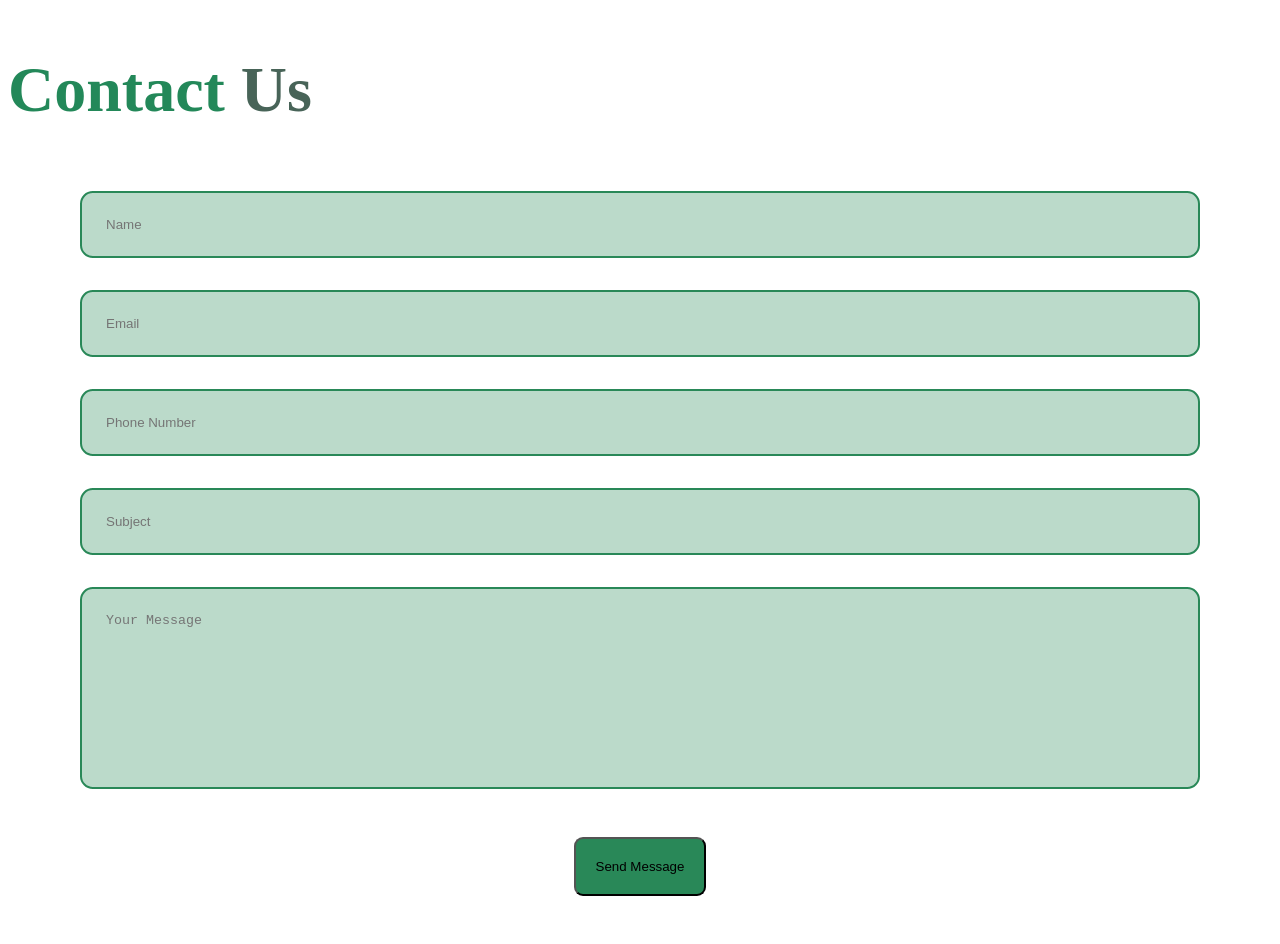
<file: contact/contact.html>
<!DOCTYPE html>

<html>
<head>
  <meta http-equiv="CONTENT-TYPE" content="text/html; charset=UTF-8">
  <title>Contact me</title>
  <link rel="stylesheet" href="contact.css">
</head>
<body>
  <section class="contact" id="contact">
        <h2 class="heading">Contact <span>Us</span></h2>
        <form action="https://api.web3forms.com/submit" method="POST">
            <div class="input-box">
                <input type="hidden" name="access_key" value="c523e17a-2e69-4b9d-8b43-96e4580f9eec">
                <input type="text" name="name" placeholder="Name" required>
                <input type="email" name="email" placeholder="Email" required>
                <input type="number" name="phonenumber" placeholder="Phone Number" required>
                <input type="text" name="subject" placeholder="Subject" >
                <textarea name="message" id="" cols="30" rows="10" placeholder="Your Message"></textarea>
            </div>
            <input type="submit" value="Send Message" class="btn">
        </form>
    </section>
</body>
</html>
</file>
<file: style.css>
@import url('https://fonts.googleapis.com/css2?family=Poppins:ital,wght@0,100;0,200;0,300;0,400;0,500;0,600;0,700;0,800;0,900;1,100;1,200;1,300;1,400;1,500;1,600;1,700;1,800;1,900&display=swap');

* {
    margin: 0;
    padding: 0;
    box-sizing: border-box;
    text-decoration: none;
    border: none;
    outline: none;
    scroll-behavior: smooth;
    font-family: "Inter", "Helvetica Neue", Arial, sans-serif;
    list-style: none;
}

html {
    font-size: 62.5%;
    overflow-x: hidden;
}

body {
    background-color: azure;
    color: white;
}

html::-webkit-scrollbar {
    width: 0.8rem;
}

html::-webkit-scrollbar-track {
    background-color: #363637;
}

html::-webkit-scrollbar-thumb {
    background-color: azure;
}

header {
    position: fixed;
    top: 0;
    left: 0;
    width: 100%;
    padding: 1rem 4%;
    background: rgba(0, 0, 0, 0.5);
    filter: drop-shadow(10px);
    display: flex;
    justify-content: space-between;
    align-items: center;
    z-index: 100;
}
.mylogo {
  display: flex;
  align-items: center;
}

.mylogo img{
  width: 70px; 
  border-radius: 50%;
  transition: width 0.3s ease;
}


.logo {
    font-size: 3rem;
  color: white;
    font-weight: 800;
    cursor: pointer;
    transition: 0.5s ease;
    padding-left: 1.5%;
    white-space: nowrap;
}

.logo:hover {
    transform: scale(1.1);
}

header i {
  font-size: 2rem;
    font-weight: 800;
    cursor: pointer;
}
.navbar a {
    font-size: 1.8rem;
    color: white;
    margin-left: 4rem;
    font-weight: 500;
    transition: 0.3s ease;
    border-bottom: 3px solid transparent;
}


.navbar a:hover,
.navbar a.active {
    color: white;
    border-bottom: 3px solid #238858;
}

    #menu-icon {
        display: block;
    }

    .navbar {
        position: absolute;
        top: 100%;
        right: 0;
        width: 40%;
        border-left: 3px solid #238858;
        border-bottom: 3px solid #238858;
        border-bottom-left-radius: 2rem;
        padding: 1rem 3%;
        background-color: #238858;
        border-top: 0.1rem solid rgba(0, 0, 0, 0.1);
        display: none;
    }

    .navbar.active {
        display: block;
    }

    .navbar a {
        display: block;
        font-size: 2rem;
        margin: 3rem 0;
    }

    .navbar a:hover,
    .navbar a:active {
        padding: 1rem;
        border-radius: 0.5rem;
        border: 0.5rem solid #238858;
    }
#menu-icon.bx-x::before {
    content: "\f00d"; /* FontAwesome X icon */
}

.mainPoster {
  position: relative;
  width: 100%;
  height: 90vh;
  background-image: url('Images/pic.png');
  background-repeat: no-repeat;
  background-size: cover;
  background-position: center;
  display: flex;
  align-items: center;
  justify-content: center;
  text-align: center;
  flex-direction: column;
  overflow: hidden;
}

.mainPoster::before {
  content: "";
  position: absolute;
  top: 0; left: 0;
  width: 100%;
  height: 100%;
  background: rgba(0, 0, 0, 0.6); 
  z-index: 1;
}
.mainPoster > * {
  position: relative;
  z-index: 2;
}

.mainHeading {
  font-size: 4.6rem;
  display: flex;
  margin: 0 80px 0;
}

.mergeChild {
  
}
.mergeChild p {
  font-size: 2rem;
  text-align: justify;
  margin: 10px 80px 0;
}

.btns {
    width: 100%;
    margin-top: 4.8%;
}
#btn2 {
    background-color: #212A31;
    margin-left: 10px;
    
}
.btns button{
    width: 20%;
    height: 4vh;
    border-radius: 6px;
    font-size: 1.7rem;
    font-weight: 800;
    background-color: #238858;
    color: #fff;
    transition: transform 0.5s;
}

.btns button:hover {
    transform: scale(1.1);
    
}
.blurBox {
  width: 80%;
  padding: 20px;
  border-radius: 25px;
  background: rgba(10, 10, 10, 0.1); 
  backdrop-filter: blur(5px);
  -webkit-backdrop-filter: blur(5px);
  box-shadow: 0 4px 30px rgba(0, 0, 0, 0.2);
  border: none;
    margin-top: 4.8%;
  color: white;
  z-index: 2;
}

.heading h1 {
  font-size: 3.2rem;
  width: 100%;
  display: flex;
  justify-content: center;
  margin-bottom: 10px;
  position: relative;
  color: white;
}

.heading h1::after {
  content: '';
  position: absolute;
  bottom: -10px; 
  height: 4px; 
  width: 80px; 
  background-color: green;
  border-radius: 2px;
}

.row1, .row2 {
    width: 100%;
    display: flex;
    justify-content: space-evenly;
    gap: 50px;
    padding-top: 25px;
}


.Box {
    display: flex;
    flex: 1;
    min-width: 200px;
    padding: 0;
    margin: 0;
    gap: 15px;
}

.boundry{
    width: 6.9rem;
    height: 60px;
    background: #238858;
    border-radius: 10px;
    display: flex;
    align-items: center;
    justify-content: center;
}

.boundry i {
    font-size: 3.6rem;
    color: white;
}
.settleItems {
    display: flex;
    flex-direction: column;
    margin: 0;
    padding: 0;
    
}    
.settleItems h1 {
    font-size: 30px;
    font-weight: 800;
}
.settleItems p {
    font-size: 17px;
    margin-top: -1px;
    white-space: normal;
}
.settleItems h1 sup,
.settleItems h1 span {
    vertical-align: baseline; 
    font-size: 1.2em; 
}



.headlines{
    width: 100%;
    height: auto;
    background: #238858;
    display: flex;
    align-items: center;
    gap: 10%;
    padding-left: 4%;
    padding-bottom: 20px;
}
.one {
    margin-top: 20px;
}
.one, .dates3{
    min-width: 100px;
    display: flex;
    justify-content: space-evenly;
    gap: 12px;
    font-size: 21px;
    white-space: nowrap;
}
.one div, .dates3 div {
    border: 1px solid white;
    border-radius: 5px;
    padding: 10px;
    font-weight: 600;
    
}
.one h4, .dates3 h4 {
    align-content: center;
}
.one button, .dates3 button {
    font-size: 18px;
    font-weight: 600;
    padding: 10px;
    padding-inline: 30px;
    background: #ffffff30;
    color: white;
    box-shadow: 0 5px 8px rgba(0, 0, 0, 0.2);
    border-radius: 8px;
}
.one button:hover, .dates3 button:hover {
    background: white;
    color: #238858;
}

.countDown {
    justify-content: center;
    color: black;
    width: 76%;
    margin-left: 12%;
    margin-right: 12%;
}
.countDown h1 {
   color: #212A31;
    display: flex;
    font-size: 47px;
    margin-top: 8%;
    white-space: nowrap;
}
.countDown p {
    margin-top: 5%;
    font-size: 20px;
    text-align: justify;
    font-weight: 300;
}
.countRow {
    display: flex;
    gap: 3%;
    margin-top: 5%;
}
.countRow div {
    display: flex;
    flex-direction: column;
    align-items: center;
    justify-content: center;
    width: 20%;
    height: 100px;
    background: white;
    border-radius: 8px;
    box-shadow: 0px 5px 8px rgba(0, 0, 0, 0.3);
    border-bottom: 3px solid #238858;
}

.countRow div .nums {
    font-size: 30px;
    font-weight: 800;
    color: #222f3d;
    transition: all 0.3s ease-out;
}

.countRow div span {
    font-size: 15px;
    font-weight: 350;
    color: gray;
}
.borderLine {
    justify-content: center;
    display: flex;
    align-items: center;
    width: 100%;
    margin: 5% auto;
    border-bottom: 1px solid #dcdcdc;
}
.vcSign {
    display: flex;
    gap: 1%;
    color: black;
    width: 100%;
    margin: 5% auto;
    align-items: center;
    
}
.sign{
    width: 20%;
}
.sign img {
    width: 100%;
}
.vcName {
    display: flex;
    flex-direction: column;
}

.label1 {
    font-size: 21px;
    font-weight: 700;
    color: black;
}
.label2 {
    font-size: 17px;
    color: gray;
    padding-top: 5%;
}


.twinImg {
    display: flex;
    gap: 1%;
    color: black;
    width: 100%;
    margin: 5% auto;
}
.img1 {
    width: 100%;
    height: 40rem;
    margin: 0 0 0;
}
.img1 img {
    width: 80%;
    height: 100%;
    border-radius: 20px;
    box-shadow: 5px 8px 25px rgba(0, 0, 0, 0.4);
}
.img1 img:nth-child(2){
    width: 80%;
    left: 0;
    top: 0;
    transform: translate(25%, -90%);
}

.trioBoxes {
    display: flex;
    width: 100%;
    height: auto;
    margin: 20% auto;
    justify-content: space-evenly;
}
.trioBoxes div {
    width: 30%;
    height: auto;
    padding: 20px 30px 68px;
    background: white;
    border-radius: 15px;
    box-shadow: 0 8px 15px rgba(0, 0, 0, 0.1);
    
    position: relative;
  overflow: hidden;
  z-index: 1;
  transition: all 0.3s ease;
}
.trioBoxes div p {
text-align: left;
text-justify: inter-word;
    font-size: 2rem;
    letter-spacing: normal;
    white-space: normal;
    margin: 0;
    padding-top: 30px;
    line-height: 1.2;
}
.trioBoxes div::before {
  content: "";
  position: absolute;
  top: -100%;
  left: 0;
  width: 100%;
  height: 100%;
  background-color: #23885810; /* your hover background color */
  z-index: -1;
  transition: top 0.9s ease;
}

.trioBoxes div:hover::before {
  top: 0;
}
.trioBoxes div:hover {
    transform: translateY(-10px);
    
}
.trioBoxes div h2 {
    font-size: 3rem;
    white-space: nowrap;
    padding-top: 20px;
    color: #212A61;
}
.trioBoxes div i {
    font-size: 3rem;
    width: 50%;
    height: 20%;
    border-radius: 50%;
    background: #23885810;
    color: #238858;
    text-align: center;
    align-content: center;
    transition: 0.4s ease;
    margin-bottom: 3%;
}
.trioBoxes div:hover i{
    background: #238858;
    color: white;
     transform: scale(1);
}

.featuredProgram {
    width: 100%;
    margin: 5% auto;
    display: flex;
    align-items: center;
    justify-content: center;
    gap: 10px;
}
.featuredProgram .line {
    width: 10%;
    height: 0.3rem;
    background: #238858;
    
}
.featuredProgram .featuredname {
    font-size: 3.5rem;
    color: #212A61;
    font-weight: 700;
}
.captionFeatured {
    width: 100%;
    margin: -3% auto;
    display: flex;
    align-items: center;
    justify-content: center;
    font-size: 1.4rem;
}

.buttons {
    width: 100%;
    display: flex;
    align-items: center;
    justify-content: center;
    gap: 3%;
    margin: 10% auto;
}
.buttons button {
    padding: 10px;
    padding-inline: 20px;
    border: none;
    border-radius: 20px;
    font-size: 1.5rem;
    font-weight: 600;
    color: #212A31;
    background: #212A3120;
}
.buttons button.active {
    background: #238858;
    color: #fff;
}
.buttons button:hover {
    background: #238858;
    color: #fff;
}
.programBoxes {
    content: "";
    width: 100%;
    display: flex;
    flex-direction: column;
    align-items: center;
    justify-content: center;
    margin: 10% auto;
}
.programBoxes .item1 {
    display: flex;
    width: 100%; 
    height: 20rem;
    background: white;
    border-radius: 10px;
    gap: 2%;
    transition: all 0.6s ease;
    margin: 3% auto;
    box-shadow: 0 9px 15px rgba(0, 0, 0, 0.1);
    opacity: 1;
  transform: scale(1);
  transition: opacity 0.4s ease, transform 0.9s ease;
}

.item1.hide {
  opacity: 0;
  transform: scale(0.4);
  pointer-events: none;
  height: 0;
  margin: 0;
  overflow: hidden;
}

.item1.show {
  opacity: 1;
  transform: scale(1);
  pointer-events: auto;
  height: auto;
  margin: 3% auto;
}

.item1:hover {
    transform: translateY(-10px);
}

.programBoxes .item1 .programImage {
    width: 30%;
    
}
.programBoxes .item1 .programDetails {
    width: 80%;
    display: flex;
    flex-direction: column;
    
}
.programBoxes .item1 .programImage img {
    width: 100%;
    height: 20rem;
    background-position: center;
    border-bottom-left-radius: 10px;
    border-top-left-radius: 10px;
}
.proMentions {
    display: flex;
    justify-content: space-between;
}
.proMentions h1 {
    color: #212A61;
    font-size: 2.4rem;
    font-weight: 600;
}
.proMentions label {
    width: 30%;
    height: 4rem;
    font-size: 1.5rem;
    background: #238858;
    color: white;
    text-align: center;
    align-content: center;
    border-radius: 30px;
    font-weight: 600;
    margin: 4% 4% auto auto;
}
.programDuration {
    width: 100%;
    display: flex;
    align-items: center;
    margin-top: 2%;
    gap: 3%;
}
.programDuration div {
    font-size: 1.6rem;
    white-space: nowrap;
    color: #697076;
}
.programDuration div i {
    color: #238858;
    
}
.programDuration div label {
    font-size: 1.3rem;
    font-weight: 300;
}
.proDescript {
    margin: -3% 0;
    width: 80%;
    
}
.proDescript p {
    font-size: 1.35rem;
    font-weight: 400;
    line-height: 1.5;
}
.learnmore p a{
    color: #238858;
    font-weight: 400;
}


.studentLife {
    width: 100%;
    margin: 5% auto;
    display: flex;
    align-items: center;
    justify-content: center;
    gap: 10px;
}
.studentLife .stline {
    width: 10%;
    height: 0.3rem;
    background: #238858;
    
}
.studentLife .stName {
    font-size: 3.5rem;
    color: #212A61;
    font-weight: 700;
}

.studentCaption {
    margin: -3% auto;
}
.stImage {
    width: 100%;
    margin: 10% auto;
    height: 80rem;
    background-image: url('Images/studentlife.jpeg');
    background-position: center;
    background-size: cover;
    display: flex;
    flex-direction: column;
    align-items: flex-start;
    justify-content: flex-end;
    padding: 0 5% 5%;
    border-radius: 20px;
}
.stImage p {
    font-size: 3rem;
     color: white;
     font-weight: 400;
}
.stImage button {
    font-size: 3rem;
     color: #298829;
     font-weight: 600;
    background: transparent;
    border: none;
    outline: none;
    
}
.stforBoxes {
    width: 100%;
    margin: -3% auto 10%;
    display: flex;
    flex-direction: column;
}
.stforBoxes button {
    width: 30%;
    padding: 10px;
    font-size: 1.5rem;
    font-weight: 500;
    border: none;
    border-radius: 4px;
    background: #238858;
    color: #fff;
}
.stforBoxes button:hover {
    background: #23885890;
    color: #fff;
}
.upBox, .lowBox {
    display: flex;
    width: 100%;
    justify-content: center;
    gap: 4%;
}
.upBox div, .lowBox div {
    background: #fff;
    border-radius: 8px;
    box-shadow: 0 5px 9px rgba(0, 0, 0, 0.1);
    margin: 2.5% auto;
    display: flex;
    flex-direction: column;
    align-items: left;
    padding: 4% 3% 4%;
    position: relative;
  overflow: hidden;
  z-index: 1;
    transition: all 0.5s ease;
}
.upBox div:before, .lowBox div:before {
    z-index: -1;
  transition: top 0.9s ease;
}

.upBox div:hover::before,  .lowBox div:hover::before{
  top: 0;
}
.upBox div:hover, .lowBox div:hover {
    transform: translateY(-10px)
}
.upBox div i, .lowBox div i {
    width: 20%;
    height: 6rem;
    background: #23885820;
    font-size: 2.5rem;
    color: #238858;
    text-align: center;
    align-content: center;
    border-radius: 50%;
    transition: 0.4s ease;
    margin-bottom: 4%;
}
.upBox div:hover i, .lowBox div:hover i{
    background: #238858;
    color: white;
     transform: scale(1);
}
.upBox div h3, .lowBox div h3 {
    font-size: 2rem;
    color: #212A61;
    font-weight: 400;
}
.testimonial {
    width: 100%;
    margin: 5% auto;
    display: flex;
    align-items: center;
    justify-content: center;
    gap: 10px;
}
 .stline {
    width: 10%;
    height: 0.3rem;
    background: #238858;
    
}
.testimonial .testName {
    font-size: 3.5rem;
    color: #212A61;
    font-weight: 700;
}
.testCaption {
    margin: -3% auto;
}
.messageBoxes {
    width: 100%;
    margin: 5% auto;
    display: flex;
    align-items: center;
    justify-content: center;
    gap: 4%;
}
.comma {
    text-align: center;
    align-content: center;
    width: 4rem;
    height: 4rem;
    background: white;
    box-shadow: 0 6px 10px rgba(0, 0, 0, 0.1);
    border-radius: 50%;
    transform: translate(100%, -90%);
    border: 0.01rem solid #dcdcdc;
}
.commarare {
    text-align: center;
    align-content: center;
    width: 4rem;
    height: 4rem;
    background: #23885820;
    box-shadow: 0 6px 10px rgba(0, 0, 0, 0.1);
    border-radius: 50%;
    transform: translate(100%, -90%);
    border: 0.01rem solid #23885890;
}
.leftBox, .rightBox {
    display: flex;
    flex-direction: column;
    justify-content: center;
    gap: 4%;
}
.leftBox {
}
.comBox {
    border-radius: 20px;
    background: white;
    border: 0.01rem solid #dcdcdc;
    margin: 20% auto;
    padding: 7%;
    
}
.comBox p {
    text-align: left;
    text-justify: inter-word;
    font-size: 1.7rem;
    line-height: 1.5;
    font-weight: 400;
}
.rareBox {
    background: #23885820;
    border: 0.01rem solid #23885890;
    border-radius: 20px;
    margin: 30% auto;
    padding: 5%;
    
}
.rareBox p {
    text-align: left;
    text-justify: inter-word;
    font-size: 1.7rem;
    line-height: 1.5;
    font-weight: 400;
}
.imgplusname {
    display: flex;
    gap: 5%;
    align-items: center;
    
}
.myImg {
    width: 20%;
    display: flex;
    justify-content: center;
    align-items: center;
}
.myImg img {
    width: 100%;
    height: 6rem;
    border-radius: 50%;
}
.grayLine {
    width: 90%;
    margin: 5%;
    height: 0.1rem;
    text-align: center;
    align-content: center;
    background: #dcdcdc;
}
.nameCap {
    font-size: 8rem;
    color: #212A61;
}

/* Virtual Tour */
.virtualTour {
    width: 100%;
    display: flex;
    justify-content: center;
    align-items: center;
}
.virtualTour a {
    width: 60%;
    padding: 10px;
    border-radius: 10px;
    background: #298858;
    text-align: center;
    align-content: center;
}
.virtualTour a button{
    background: #298858;
    border: none;
    outline: none;
    color: #fff;
    font-size: 3rem;
}
.virtualTour button:hover {
    background: #29885890;
}
footer {
    background: #212A31;
    height: 58rem;
}
.table {
  display: flex;
  flex-direction: column;
  width: 100%;
    margin: 5% auto;
  box-sizing: border-box;
  border: 0.01rem solid #2E3944;
  border-radius: 10px;
}
.firstRow {
  width: 100%;
  height: 5rem;
  display: flex;
  align-items: center;
  justify-content: center;
  border: 0.01rem solid #2E3944;
  border-top-left-radius: 10px;
  border-top-right-radius: 10px;
  color: #fff;
    font-size: 2rem;
}
.secRow {
  width: 100%;
  height: 20rem;
  display: flex;
  justify-content: center;
    gap: 40%;
  border: 0.001rem solid #2E3944;
}
.monitor {
    
  display: flex;
  flex-direction: column;
  justify-content: space-between;
  text-align: justify;
  margin-top: 12px;
  font-size: 1rem;
  margin-bottom: 18px;
  color: lightgrey;
}
.monitor p {
  
}
.projects {
  display: flex;
  flex-direction: column;
  font-size: 10px;
  justify-content: space-between;
  margin-top: 12px;
  margin-bottom: 18px;
  color: lightgrey;
}
 

.thirdRow {
  width: 100%;
  height: 8rem;
  display: flex;
  justify-content: center;
    gap: 46%;
  color: #2E3944;
}

.monitor1 {
  display: flex;
  flex-direction: column;
  justify-content: space-between;
  margin-top: 12px;
  font-size: 10px;
  margin-bottom: 18px;
  color: grey;
  padding-left: 20px;
}
.project1 {
  display: flex;
  flex-direction: column;
  font-size: 10px;
  justify-content: space-between;
    padding-right: 56px;
  margin-top: 12px;
  margin-bottom: 18px;
  color: grey;
  }

.select {
    width: 12%;
    align-self: center;
  border: none;
  color: white;
  background-color: #212A31;
  padding-left: 10px;
}

.policy {
    width: 100%;
  display: flex;
    justify-content: center;
    margin: 5% auto;
    gap: 5%;
  color: gray;
  font-size: 1.3rem;
}
footer .social {
    text-align: center;
    padding-bottom: 25px;
    color: #212A31;
}

footer .social a {
    font-size: 25px;
    color: #748D92;
    border: 2px solid #748D92;
    width: 42px;
    height: 42px;
    display: inline-block;
    text-align: center;
    align-content: center;
    border-radius: 50%;
    margin: 0 10px;
    transition: 0.3 ease;
}

footer .social a:hover {
    transform: scale(1.2)translateY(-5px);
    background: #212A31;
    color: #124E66;
}
.copyRight {
    width: 100%;
    display: flex;
    flex-direction: column;
    align-items: center;
  color: #dcdcdc;
    font-size: 1.5rem;
}
.copyRight p {
    margin: 0.6% auto;
}
</file>
<file: media queries.css>
@media (max-width: 780px) {

  .mylogo img {
    width: 50px;
  }

  .logo {
    font-size: 1.8rem;
    white-space: normal;
  }

  .navbar {
    width: 100%;
    border-radius: 0;
  }

  .mainPoster {
    height: 200vh;
  }

  .mainHeading {
    font-size: 2.5rem;
    margin: 0;
  }

  .mergeChild p {
    font-size: 1.5rem;
    text-align: justify;
    margin: 10px 40px 0;
    white-space: normal;
  }

  .btns {
    display: flex;
    flex-direction: column;
    align-items: center;
    justify-content: center;
  }

  .btns button {
    width: 60%;
    height: 7vh;
    margin-top: 10px;
  }

  #btn2 {
    margin-left: 0;
  }

  .blurBox {
    width: 95%;
    height: auto;
    padding-bottom: 20px;
  }

  .row1, .row2 {
    width: 100%;
    display: flex;
    flex-direction: column;
    text-align: justify;
    padding-left: 6px;
    padding-top: 20px;
    gap: 20px;
  }

  .Box {
    display: flex;
    padding: 0;
    margin: 0;
  }

  .boundry {
    width: 6.3rem;
    height: 55px;
  }

  .boundry i {
    font-size: 3.4rem;
    color: white;
  }

  .settleItems {
    padding-left: 5px;
    white-space: nowrap;
  }

  .settleItems h1 {
    margin-top: 4px;
    font-size: 21px;
  }

  .settleItems p {
    font-size: 1rem;
    margin-top: 0;
  }

  .headlines {
    width: 100%;
    height: auto;
    background: #238858;
    display: flex;
    flex-direction: column;
    align-items: flex-start;
    gap: 10%;
  }

  .one, .dates3 {
    display: flex;
    margin-top: 20px;
    font-size: 15px;
  }

  .one div, .dates3 div {
    border: 1px solid white;
    font-weight: 600;
  }

  .one button, .dates3 button {
    font-size: 15px;
    font-weight: 600;
    padding: 10px 20px;
    background: #ffffff30;
    color: white;
    box-shadow: 0 5px 8px rgba(0, 0, 0, 0.2);
    border-radius: 8px;
  }

  .countDown {
    color: black;
    width: 90%;
    margin: 0 auto;
  }

  .countDown h1 {
    display: flex;
    flex-direction: column;
    font-size: 5vh;
    color: #222f3d;
    margin-top: 5%;
  }

  .countRow {
    display: flex;
    gap: 3%;
    margin-top: 3%;
  }

  .countRow div {
    width: 60%;
    height: 80px;
    background: white;
    border-radius: 8px;
    box-shadow: 0 5px 8px rgba(0, 0, 0, 0.3);
    border-bottom: 3px solid #238858;
  }

  .borderLine {
    width: 100%;
    margin: 5% auto;
    border-bottom: 1px solid #dcdcdc;
  }

  .twinImg {
    display: flex;
    flex-direction: column;
    gap: 1%;
    width: 100%;
    margin: 5% auto;
    color: black;
  }

  .img1 {
    width: 100%;
    height: 40rem;
  }

  .img1 img {
    width: 90%;
    height: 50%;
    border-radius: 20px;
    box-shadow: 5px 8px 25px rgba(0, 0, 0, 0.4);
  }

  .img1 img:nth-child(2) {
    transform: translate(25%, -10%);
  }

  .trioBoxes {
    display: flex;
    flex-direction: column;
    width: 100%;
    margin: 20% auto;
    justify-content: space-evenly;
  }

  .trioBoxes div {
    width: 100%;
    margin: 5% auto;
  }

  .trioBoxes div i {
    font-size: 3rem;
    width: 25%;
    height: 6.3rem;
    border-radius: 50%;
  }

  .featuredProgram {
    width: 100%;
    margin: 5% auto;
    display: flex;
    align-items: center;
    justify-content: center;
    gap: 0;
  }

  .featuredProgram .line {
    width: 10%;
    height: 0.1rem;
    background: #238858;
  }

  .featuredProgram .featuredname {
    font-size: 3rem;
    color: #212A61;
    font-weight: 700;
  }

  .captionFeatured {
    width: 100%;
    margin: -3% auto;
    display: flex;
    align-items: center;
    justify-content: center;
    font-size: 1.5rem;
    line-height: 1.5;
  }

  .buttons {
    width: 100%;
    display: flex;
    flex-wrap: wrap;
    gap: 5%;
    margin: 10% auto;
  }

  .buttons button {
    margin: 5% auto;
  }

  .programBoxes .item1 {
    display: flex;
    flex-direction: column;
    width: 100%;
    height: 50rem;
    transition: all 0.3s ease;
  }

  .programBoxes .item1 .programImage {
    width: 100%;
  }

  .programBoxes .item1 .programImage img {
    width: 100%;
    height: 20rem;
    background-position: center;
    border-top-right-radius: 10px;
    border-top-left-radius: 10px;
  }

  .programBoxes .item1 .programDetails {
    width: 100%;
    display: flex;
    flex-direction: column;
    margin: 0 3% auto;
  }

  .proMentions {
    display: flex;
    flex-wrap: wrap;
    justify-content: normal;
  }

  .proMentions h1 {
    color: #212A61;
    font-size: 2.4rem;
    font-weight: 600;
  }

  .proMentions label {
    margin: -55% auto;
    width: 50%;
    height: 4rem;
    white-space: nowrap;
  }

  .proMentions .proName {
    margin: -68.5% auto 0 47%;
  }

  .programDuration {
    width: 100%;
    display: flex;
    flex-direction: column;
    align-items: flex-start;
    margin-top: 2%;
    line-height: 1.9;
  }

  .programDuration div {
    font-size: 1.6rem;
    white-space: nowrap;
    color: #697076;
  }
.captionFeatured {
    width: 100%;
    margin: -3% auto;
    display: flex;
    align-items: center;
    justify-content: center;
    font-size: 1.4rem;
}
  .proDescript p {
    font-size: 1.5rem;
    font-weight: 300;
    line-height: 1.5;
    text-align: left;
  }

  .learnmore p {
    margin: 7% auto;
  }

  .programBoxes .item1.hide {
    height: 0;
    margin: 0;
    padding: 0;
    opacity: 0;
    transform: scale(0.4);
    pointer-events: none;
    overflow: hidden;
    transition: all 0.3s ease;
  }

  .programBoxes .item1.show {
    height: 50rem;
    margin: 3% auto;
    opacity: 1;
    transform: scale(1);
    pointer-events: auto;
  }
  .studentCaption p {
    font-size: 1.5rem;
    line-height: 1.5;
    font-weight: 400;
  }

  .stImage {
    width: 100%;
    margin: 10% auto;
    height: 35rem;
    
}
.stImage p {
    font-size: 2.5rem;
     color: white;
     font-weight: 400;
}
.stImage button {
    font-size: 2rem;
     font-weight: 400;
}
.stforBoxes {
    width: 100%;
    margin: -3% auto;
    display: flex;
    flex-direction: column;
}
.upBox, .lowBox {
    display: flex;
    flex-direction: column;
}
.upBox div, .lowBox div {
    background: #fff;
    border-radius: 8px;
    box-shadow: 0 5px 9px rgba(0, 0, 0, 0.1);
    margin: 2.5% auto;
    display: flex;
    flex-direction: column;
    align-items: left;
    padding: 4% 6% 7%;
    position: relative;
  overflow: hidden;
  z-index: 1;
    transition: all 0.5s ease;
}
  .upBox div p, .lowBox div p {
    text-align: left;
    font-size: 1.7rem;
    line-height: 1.5;
  }

.upBox div i, .lowBox div i {
    height: 5.8rem;
}

}
</file>
<file: Virtual Tour/style.css>
* {
  margin: 0px;
  padding: 0px;
  font-family: 'Poppins', sans-serif;
  box-sizing: border-box;
}
body{
  background: #333;
}
.gallery {
  width: 900px;
  display: flex;
  overflow-x: scroll;
  
}
.gallery div {
  width: 100%;
  display: grid;
  grid-template-columns: auto auto auto;
  grid-gap: 20px;
  padding: 10px;
  flex: none;
}
.gallery div img {
  width: 100%;
  filter: grayscale(100%);
  transition: transform 0.5s;
}
.gallery::-webkit-scrollbar {
  display: none;
}
.gallery-wrap{
  display: flex;
  align-items: center;
  justify-content: center;
  margin: 60% auto;
}
#backBtn, #nextBtn{
  width: 70px;
  cursor: pointer;
  margin: 40px;
  background: #964143;
  border-radius: 50%;
}
.gallery div img:hover {
  filter: grayscale(0);
  transform: scale(1.1);
}
</file>
<file: contact/contact.css>
.contact h2 {
    margin-bottom: 3rem;
    color: #238859;
    font-size: 4rem;
}
.heading span {
  color: #486458;
}
.contact form {
    max-width: 70rem;
    margin: 1rem auto;
    margin-bottom: 3rem;
    text-align: center;
}

.contact form .input-box {
    display: flex;
    justify-content: center;
    flex-wrap: wrap;
}

.contact form .input-box input,
.contact form textarea {
    width: 100%;
    padding: 1.5rem;
    font-weight: 1.6rem;
    color: white;
    background: #29885850;
    border-radius: 0.8rem;
    border: 2px solid #298858;
    margin: 1rem 0;
    resize: none;
}

.contact form .btn {
    margin-top: 2rem;
   padding: 20px;
    border-radius: 9px;
  background: #298858;
}
</file>
